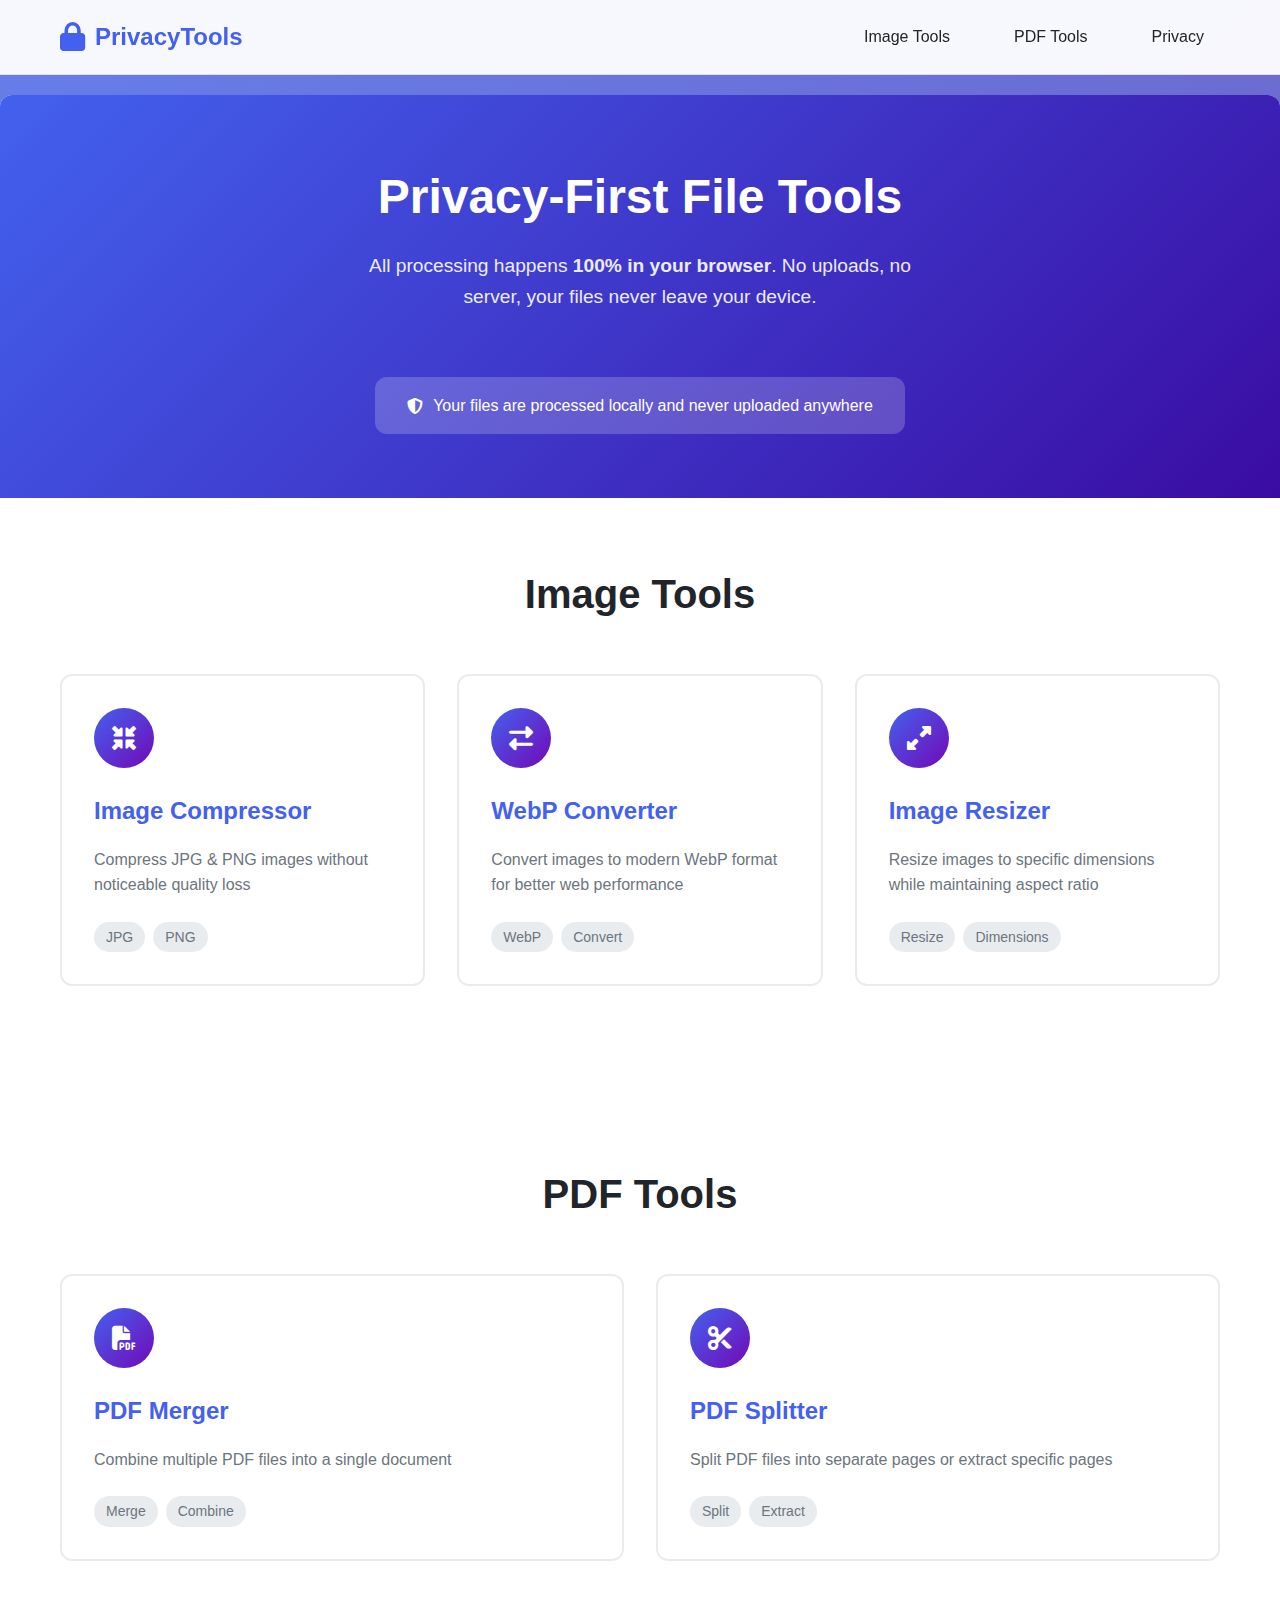
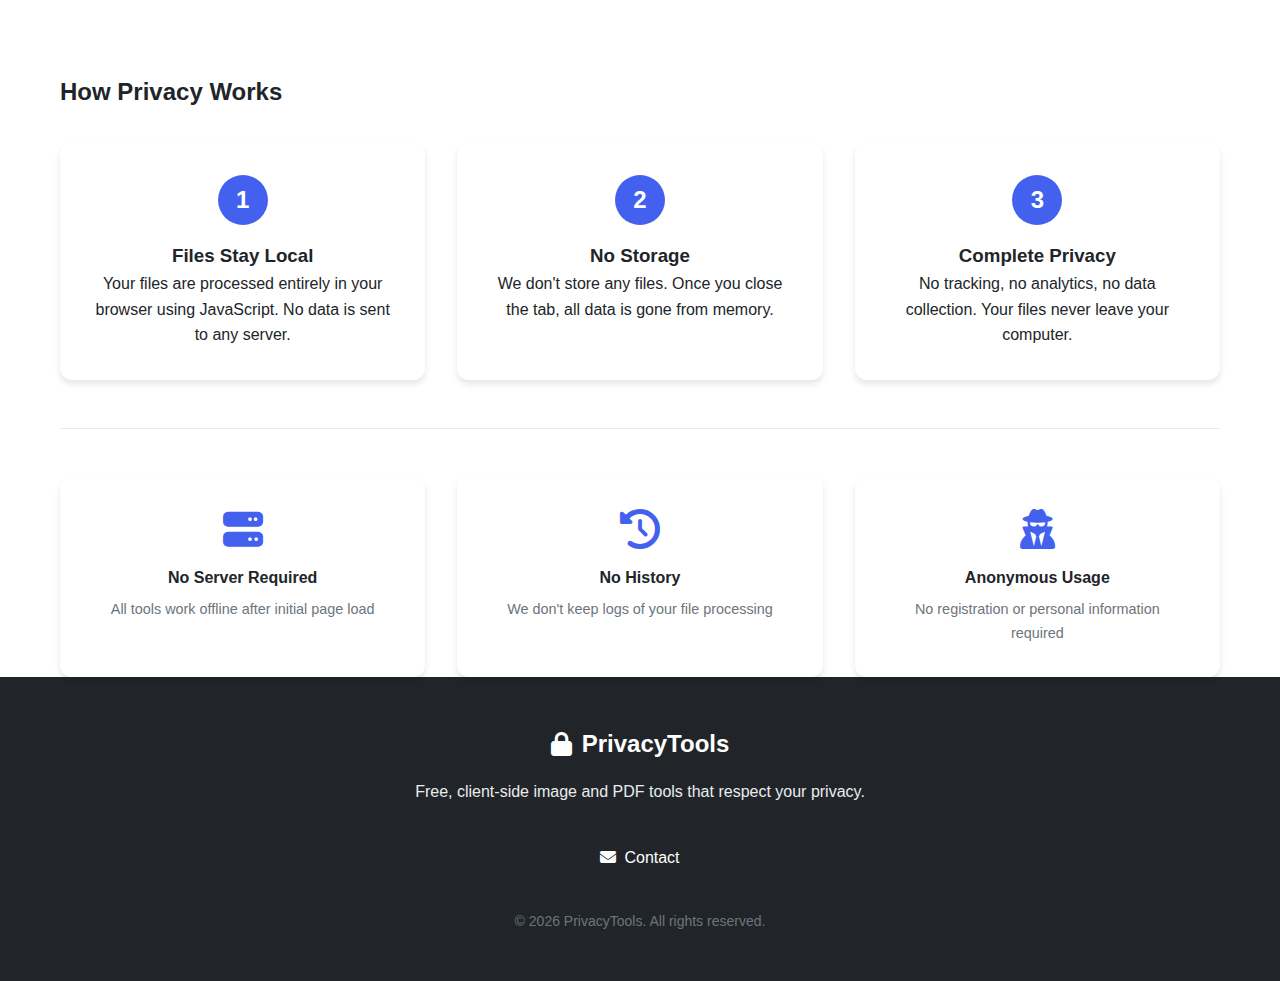
<file: index.html>
<!DOCTYPE html>
<html lang="en">
<head>
    <meta charset="UTF-8">
    <meta name="viewport" content="width=device-width, initial-scale=1.0">
    <meta name="description" content="Free, privacy-focused image and PDF tools. All processing happens locally in your browser. No data uploads.">
    <title>PrivacyTools - 100% Client-side Image & PDF Tools</title>
    <meta name="description" content="Free [tool function]. Works in browser, no uploads, privacy focused. [Add specific benefits]">
    <link rel="canonical" href="https://yourdomain.com/page.html">

        <!-- Schema markup (add once in index.html) -->
    <script type="application/ld+json">
    {
    "@context": "https://schema.org",
    "@type": "WebSite",
    "name": "PrivacyTools",
    "url": "https://yourdomain.com/",
    "description": "Free browser-based privacy tools"
    }
    </script>
    <link rel="stylesheet" href="css/style.css">
    <link rel="preconnect" href="https://cdn.jsdelivr.net">
    <link rel="preconnect" href="https://fonts.googleapis.com">
    <link rel="stylesheet" href="https://cdnjs.cloudflare.com/ajax/libs/font-awesome/6.4.0/css/all.min.css">
</head>
<body>
    <header class="header">
        <div class="container">
            <nav class="navbar">
                <a href="/" class="logo">
                    <i class="fas fa-lock"></i>
                    <span>PrivacyTools</span>
                </a>
                <div class="nav-links">
                    <a href="#image-tools" class="nav-link">Image Tools</a>
                    <a href="#pdf-tools" class="nav-link">PDF Tools</a>
                    <a href="#privacy" class="nav-link">Privacy</a>
                </div>
            </nav>
        </div>
    </header>

    <main class="main-content">
        <section class="hero">
            <div class="container">
                <h1 class="hero-title">Privacy-First File Tools</h1>
                <p class="hero-subtitle">All processing happens <strong>100% in your browser</strong>. No uploads, no server, your files never leave your device.</p>
                
                <div class="privacy-banner">
                    <i class="fas fa-shield-alt"></i>
                    <span>Your files are processed locally and never uploaded anywhere</span>
                </div>
            </div>
        </section>

        <section id="image-tools" class="tools-section">
            <div class="container">
                <h2>Image Tools</h2>
                <div class="tools-grid">
                    <a href="tools/image-compressor.html" class="tool-card">
                        <div class="tool-icon">
                            <i class="fas fa-compress-arrows-alt"></i>
                        </div>
                        <h3>Image Compressor</h3>
                        <p>Compress JPG & PNG images without noticeable quality loss</p>
                        <div class="tool-tags">
                            <span class="tag">JPG</span>
                            <span class="tag">PNG</span>
                        </div>
                    </a>

                    <a href="tools/image-to-webp.html" class="tool-card">
                        <div class="tool-icon">
                            <i class="fas fa-exchange-alt"></i>
                        </div>
                        <h3>WebP Converter</h3>
                        <p>Convert images to modern WebP format for better web performance</p>
                        <div class="tool-tags">
                            <span class="tag">WebP</span>
                            <span class="tag">Convert</span>
                        </div>
                    </a>

                    <a href="tools/image-resizer.html" class="tool-card">
                        <div class="tool-icon">
                            <i class="fas fa-expand-alt"></i>
                        </div>
                        <h3>Image Resizer</h3>
                        <p>Resize images to specific dimensions while maintaining aspect ratio</p>
                        <div class="tool-tags">
                            <span class="tag">Resize</span>
                            <span class="tag">Dimensions</span>
                        </div>
                    </a>
                </div>
            </div>
        </section>

        <section id="pdf-tools" class="tools-section">
            <div class="container">
                <h2>PDF Tools</h2>
                <div class="tools-grid">
                    <a href="tools/pdf-merge.html" class="tool-card">
                        <div class="tool-icon">
                            <i class="fas fa-file-pdf"></i>
                        </div>
                        <h3>PDF Merger</h3>
                        <p>Combine multiple PDF files into a single document</p>
                        <div class="tool-tags">
                            <span class="tag">Merge</span>
                            <span class="tag">Combine</span>
                        </div>
                    </a>

                    <a href="tools/pdf-split.html" class="tool-card">
                        <div class="tool-icon">
                            <i class="fas fa-cut"></i>
                        </div>
                        <h3>PDF Splitter</h3>
                        <p>Split PDF files into separate pages or extract specific pages</p>
                        <div class="tool-tags">
                            <span class="tag">Split</span>
                            <span class="tag">Extract</span>
                        </div>
                    </a>
                    <!-- <a href="tools/pdf-markdown.html" class="tool-card">
                        <div class="tool-icon">
                            <i class="fas fa-highlighter"></i>
                        </div>
                        <h3>PDF Highlighter</h3>
                        <p>Highlight text in PDFs and export as Markdown notes</p>
                        <div class="tool-tags">
                            <span class="tag">Highlight</span>
                            <span class="tag">Markdown</span>
                        </div>
                    </a> -->
                </div>
            </div>
        </section>

        <section id="privacy" class="privacy-section">
            <div class="container">
                <h2>How Privacy Works</h2>
                <div class="privacy-steps">
                    <div class="step">
                        <div class="step-number">1</div>
                        <h3>Files Stay Local</h3>
                        <p>Your files are processed entirely in your browser using JavaScript. No data is sent to any server.</p>
                    </div>
                    <div class="step">
                        <div class="step-number">2</div>
                        <h3>No Storage</h3>
                        <p>We don't store any files. Once you close the tab, all data is gone from memory.</p>
                    </div>
                    <div class="step">
                        <div class="step-number">3</div>
                        <h3>Complete Privacy</h3>
                        <p>No tracking, no analytics, no data collection. Your files never leave your computer.</p>
                    </div>
                </div>
                
                <div class="privacy-features">
                    <div class="privacy-feature">
                        <i class="fas fa-server"></i>
                        <h4>No Server Required</h4>
                        <p>All tools work offline after initial page load</p>
                    </div>
                    <div class="privacy-feature">
                        <i class="fas fa-history"></i>
                        <h4>No History</h4>
                        <p>We don't keep logs of your file processing</p>
                    </div>
                    <div class="privacy-feature">
                        <i class="fas fa-user-secret"></i>
                        <h4>Anonymous Usage</h4>
                        <p>No registration or personal information required</p>
                    </div>
                </div>
            </div>
        </section>
    </main>

    <footer class="footer">
        <div class="container">
            <div class="footer-content">
                <div class="footer-brand">
                    <i class="fas fa-lock"></i>
                    <span>PrivacyTools</span>
                </div>
                <p class="footer-tagline">Free, client-side image and PDF tools that respect your privacy.</p>
                <div class="footer-links">
                    <a href="mailto:hello@example.com">
                        <i class="fas fa-envelope"></i>
                        Contact
                    </a>
                </div>
                <p class="copyright">© 2026 PrivacyTools. All rights reserved.</p>
            </div>
        </div>
    </footer>
    

    <script src="js/ui.js"></script>
</body>
</html>
</file>
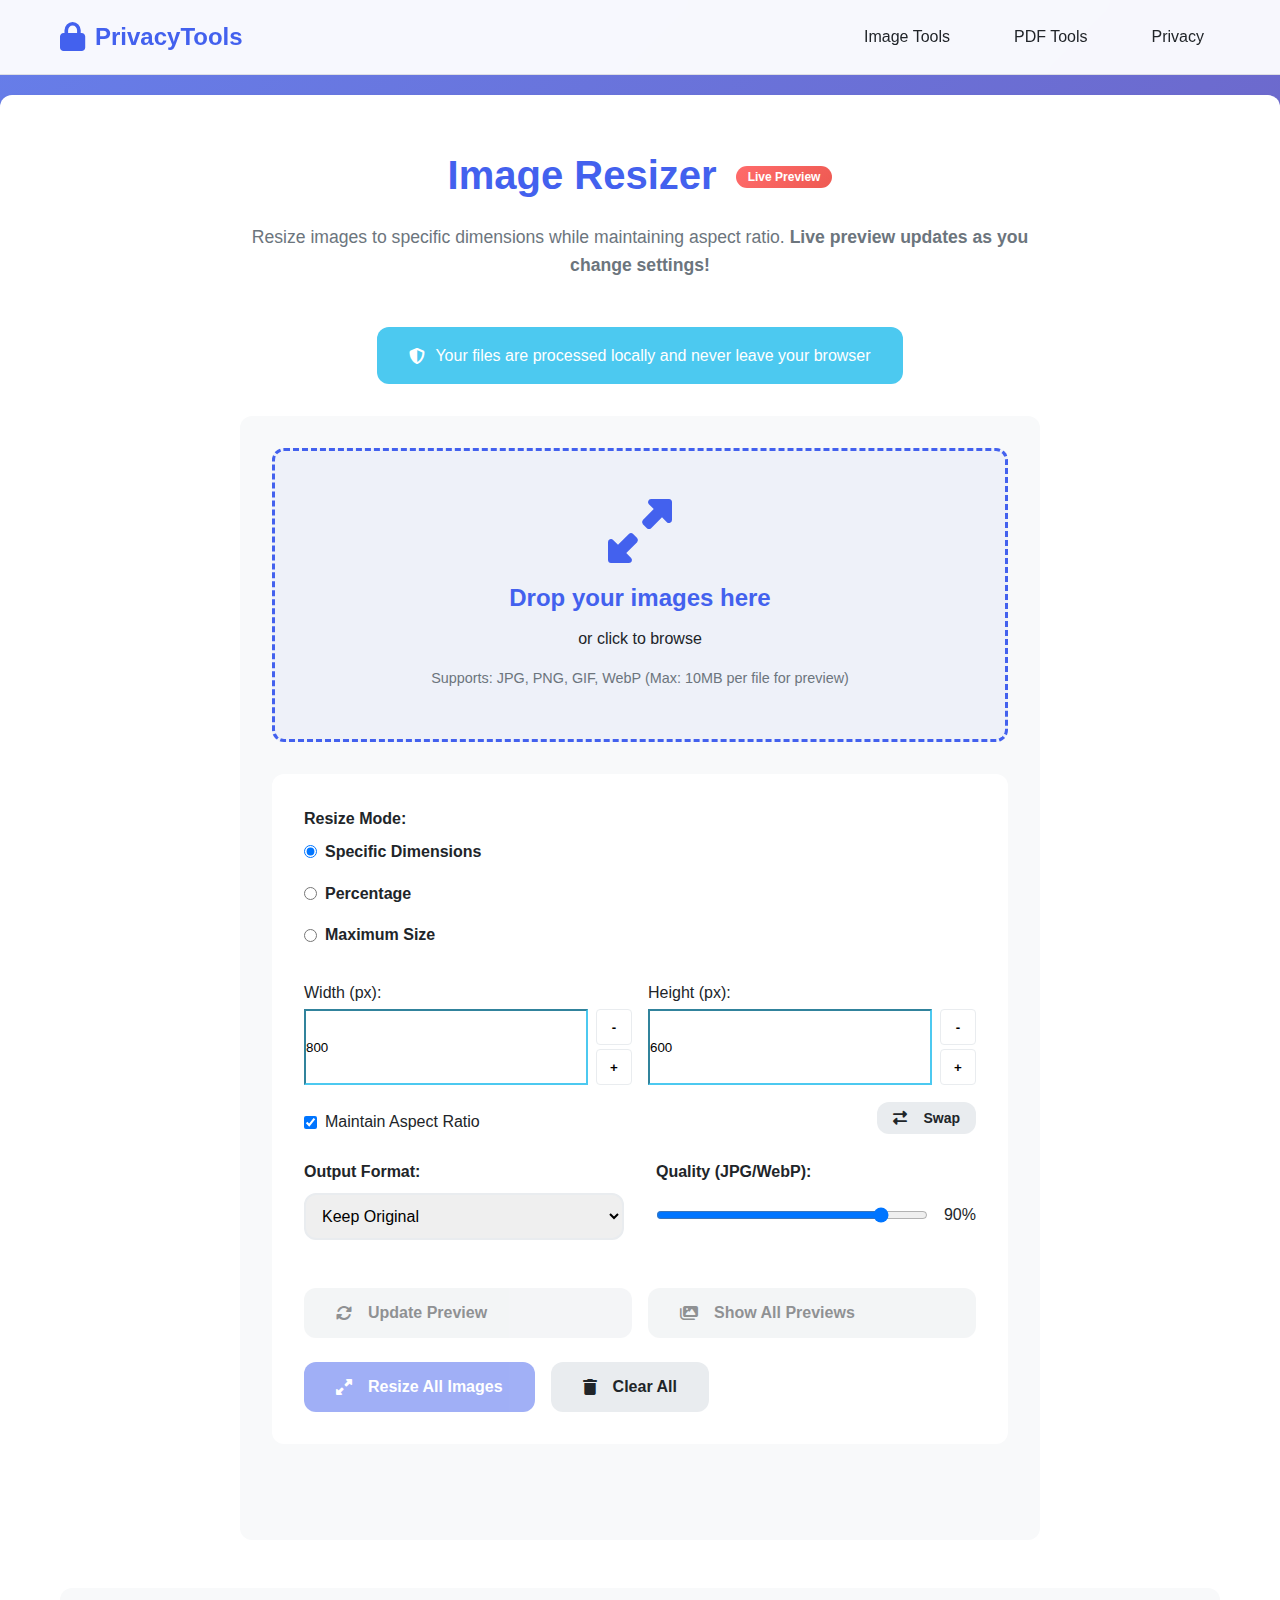
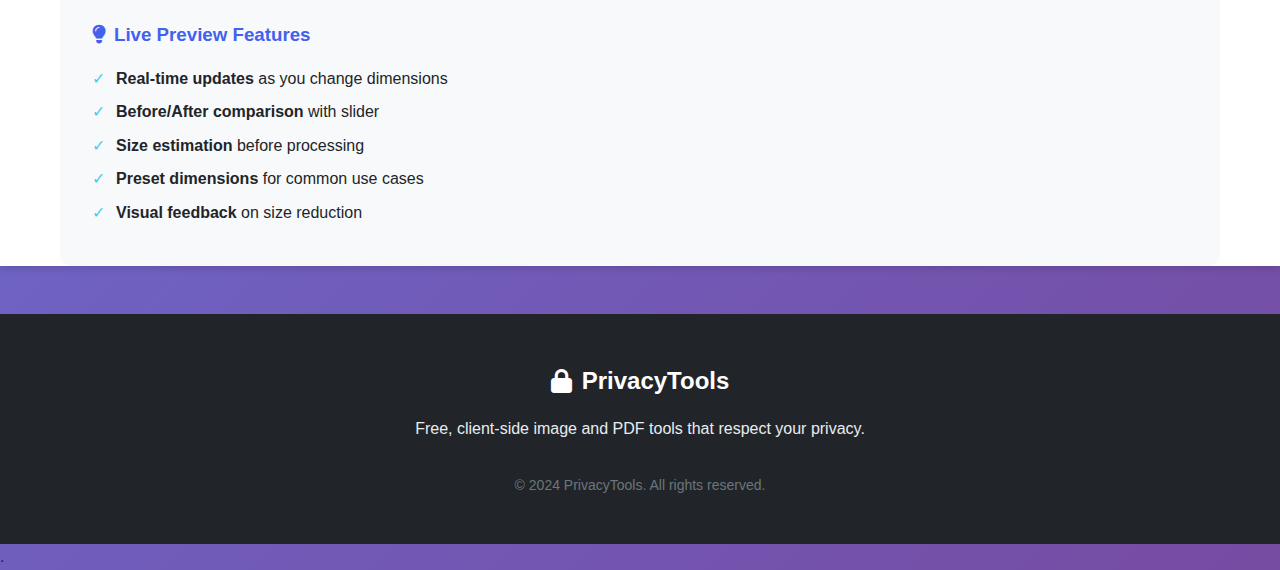
<file: tools/image-resizer.html>
<!DOCTYPE html>
<html lang="en">
<head>
    <meta charset="UTF-8">
    <meta name="viewport" content="width=device-width, initial-scale=1.0">
    <meta name="description" content="Resize images to specific dimensions locally in your browser with live preview. No uploads, privacy guaranteed.">
    <title>Image Resizer - PrivacyTools</title>
    <link rel="stylesheet" href="../css/style.css">
    <link rel="stylesheet" href="https://cdnjs.cloudflare.com/ajax/libs/font-awesome/6.4.0/css/all.min.css">
</head>
<body>
    <header class="header">
        <div class="container">
            <nav class="navbar">
                <a href="../index.html" class="logo">
                    <i class="fas fa-lock"></i>
                    <span>PrivacyTools</span>
                </a>
                <div class="nav-links">
                    <a href="../index.html#image-tools" class="nav-link">Image Tools</a>
                    <a href="../index.html#pdf-tools" class="nav-link">PDF Tools</a>
                    <a href="../index.html#privacy" class="nav-link">Privacy</a>
                </div>
            </nav>
        </div>
    </header>

    <main class="main-content">
        <div class="container">
            <div class="tool-header">
                <h1>Image Resizer <span class="beta-badge">Live Preview</span></h1>
                <p class="tool-description">
                    Resize images to specific dimensions while maintaining aspect ratio. <strong>Live preview updates as you change settings!</strong>
                </p>
                
                <div class="privacy-notice">
                    <i class="fas fa-shield-alt"></i>
                    <span>Your files are processed locally and never leave your browser</span>
                </div>
            </div>

            <div class="tool-container">
                <div class="upload-area" id="dropArea">
                    <div class="upload-content">
                        <i class="fas fa-expand-alt"></i>
                        <h3>Drop your images here</h3>
                        <p>or click to browse</p>
                        <p class="upload-formats">Supports: JPG, PNG, GIF, WebP (Max: 10MB per file for preview)</p>
                        <input type="file" id="fileInput" accept=".jpg,.jpeg,.png,.gif,.webp" multiple>
                    </div>
                </div>

                <div class="preview-container hidden" id="previewContainer">
                    <div class="preview-header">
                        <h3>Live Preview</h3>
                        <button id="closePreview" class="btn btn-secondary btn-small">
                            <i class="fas fa-times"></i> Close Preview
                        </button>
                    </div>
                    
                    <div class="preview-content">
                        <div class="preview-sidebar">
                            <div class="preview-info">
                                <h4>Current Image</h4>
                                <div class="info-grid">
                                    <div class="info-item">
                                        <span class="info-label">Name:</span>
                                        <span class="info-value" id="previewName">-</span>
                                    </div>
                                    <div class="info-item">
                                        <span class="info-label">Original Size:</span>
                                        <span class="info-value" id="previewOriginalSize">-</span>
                                    </div>
                                    <div class="info-item">
                                        <span class="info-label">Original Dimensions:</span>
                                        <span class="info-value" id="previewOriginalDimensions">-</span>
                                    </div>
                                    <div class="info-item">
                                        <span class="info-label">New Dimensions:</span>
                                        <span class="info-value" id="previewNewDimensions">-</span>
                                    </div>
                                    <div class="info-item">
                                        <span class="info-label">New Size:</span>
                                        <span class="info-value" id="previewNewSize">-</span>
                                    </div>
                                    <div class="info-item">
                                        <span class="info-label">Reduction:</span>
                                        <span class="info-value" id="previewReduction">-</span>
                                    </div>
                                </div>
                            </div>
                            
                            <div class="preview-controls">
                                <div class="control-group">
                                    <label for="previewScale">Preview Scale:</label>
                                    <div class="slider-container">
                                        <input type="range" id="previewScale" min="10" max="100" value="50">
                                        <span id="previewScaleValue">50%</span>
                                    </div>
                                </div>
                                
                                <div class="toggle-buttons">
                                    <button id="toggleBeforeAfter" class="btn btn-secondary btn-small">
                                        <i class="fas fa-exchange-alt"></i> Before/After
                                    </button>
                                    <button id="toggleGrid" class="btn btn-secondary btn-small">
                                        <i class="fas fa-th"></i> Toggle Grid
                                    </button>
                                </div>
                            </div>
                        </div>
                        
                        <div class="preview-main">
                            <div class="preview-wrapper">
                                <div class="image-comparison">
                                    <div class="image-container">
                                        <div class="image-original">
                                            <h4>Original</h4>
                                            <div class="image-frame" id="originalPreview">
                                                <div class="no-preview">
                                                    <i class="fas fa-image"></i>
                                                    <p>Original image will appear here</p>
                                                </div>
                                            </div>
                                        </div>
                                        <div class="image-resized">
                                            <h4>Preview <span class="preview-badge">Live</span></h4>
                                            <div class="image-frame" id="resizedPreview">
                                                <div class="no-preview">
                                                    <i class="fas fa-sliders-h"></i>
                                                    <p>Resized preview will update here</p>
                                                </div>
                                            </div>
                                        </div>
                                    </div>
                                    <div class="comparison-slider">
                                        <input type="range" id="comparisonSlider" min="0" max="100" value="50">
                                        <div class="slider-label">
                                            <span>Original</span>
                                            <span>Resized</span>
                                        </div>
                                    </div>
                                </div>
                            </div>
                        </div>
                    </div>
                </div>

                <div class="controls">
                    <div class="control-group">
                        <label>Resize Mode:</label>
                        <div class="radio-group">
                            <label>
                                <input type="radio" name="resizeMode" value="dimensions" checked>
                                Specific Dimensions
                            </label>
                            <label>
                                <input type="radio" name="resizeMode" value="percentage">
                                Percentage
                            </label>
                            <label>
                                <input type="radio" name="resizeMode" value="max">
                                Maximum Size
                            </label>
                        </div>
                    </div>

                    <div class="dimensions-control" id="dimensionsControl">
                        <div class="dimension-inputs">
                            <div class="dimension-input">
                                <label for="width">Width (px):</label>
                                <div class="input-with-buttons">
                                    <input type="number" id="width" min="10" max="5000" value="800">
                                    <div class="input-buttons">
                                        <button class="btn-dimension" data-action="decrease" data-target="width">-</button>
                                        <button class="btn-dimension" data-action="increase" data-target="width">+</button>
                                    </div>
                                </div>
                            </div>
                            <div class="dimension-input">
                                <label for="height">Height (px):</label>
                                <div class="input-with-buttons">
                                    <input type="number" id="height" min="10" max="5000" value="600">
                                    <div class="input-buttons">
                                        <button class="btn-dimension" data-action="decrease" data-target="height">-</button>
                                        <button class="btn-dimension" data-action="increase" data-target="height">+</button>
                                    </div>
                                </div>
                            </div>
                        </div>
                        <div class="dimension-actions">
                            <label class="checkbox-label">
                                <input type="checkbox" id="maintainAspect" checked>
                                Maintain Aspect Ratio
                            </label>
                            <button id="swapDimensions" class="btn btn-secondary btn-small">
                                <i class="fas fa-exchange-alt"></i> Swap
                            </button>
                        </div>
                    </div>

                    <div class="percentage-control hidden" id="percentageControl">
                        <div class="slider-container">
                            <input type="range" id="percentage" min="10" max="500" value="100">
                            <span id="percentageValue">100%</span>
                        </div>
                        <div class="percentage-presets">
                            <button class="btn-preset" data-percentage="25">25%</button>
                            <button class="btn-preset" data-percentage="50">50%</button>
                            <button class="btn-preset" data-percentage="75">75%</button>
                            <button class="btn-preset" data-percentage="100">100%</button>
                            <button class="btn-preset" data-percentage="150">150%</button>
                            <button class="btn-preset" data-percentage="200">200%</button>
                        </div>
                        <p class="control-help">Scale image by percentage</p>
                    </div>

                    <div class="max-control hidden" id="maxControl">
                        <div class="dimension-input">
                            <label for="maxDimension">Maximum Dimension (px):</label>
                            <div class="input-with-buttons">
                                <input type="number" id="maxDimension" min="100" max="5000" value="1200">
                                <div class="input-buttons">
                                    <button class="btn-dimension" data-action="decrease" data-target="maxDimension">-</button>
                                    <button class="btn-dimension" data-action="increase" data-target="maxDimension">+</button>
                                </div>
                            </div>
                        </div>
                        <div class="preset-buttons">
                            <button class="btn-preset" data-preset="web">Web (1200px)</button>
                            <button class="btn-preset" data-preset="hd">HD (1920px)</button>
                            <button class="btn-preset" data-preset="social">Social (1080px)</button>
                            <button class="btn-preset" data-preset="thumbnail">Thumbnail (300px)</button>
                        </div>
                        <p class="control-help">Image will fit within this dimension</p>
                    </div>

                    <div class="output-controls">
                        <div class="control-group">
                            <label for="outputFormat">Output Format:</label>
                            <select id="outputFormat">
                                <option value="original">Keep Original</option>
                                <option value="jpg">JPG</option>
                                <option value="png">PNG</option>
                                <option value="webp">WebP</option>
                            </select>
                        </div>

                        <div class="control-group" id="qualityControl">
                            <label for="quality">Quality (JPG/WebP):</label>
                            <div class="slider-container">
                                <input type="range" id="quality" min="0.1" max="1" step="0.05" value="0.9">
                                <span id="qualityValue">90%</span>
                            </div>
                        </div>
                    </div>

                    <div class="preview-buttons">
                        <button id="updatePreviewBtn" class="btn btn-secondary" disabled>
                            <i class="fas fa-sync-alt"></i>
                            Update Preview
                        </button>
                        <button id="showAllPreviews" class="btn btn-secondary" disabled>
                            <i class="fas fa-images"></i>
                            Show All Previews
                        </button>
                    </div>

                    <div class="button-group">
                        <button id="resizeBtn" class="btn btn-primary" disabled>
                            <i class="fas fa-expand-alt"></i>
                            Resize All Images
                        </button>
                        <button id="clearBtn" class="btn btn-secondary">
                            <i class="fas fa-trash"></i>
                            Clear All
                        </button>
                    </div>
                </div>

                <div class="progress-container hidden" id="progressContainer">
                    <div class="progress-header">
                        <h3>Resizing Images...</h3>
                        <span id="progressText">0%</span>
                    </div>
                    <div class="progress-bar">
                        <div class="progress-fill" id="progressFill"></div>
                    </div>
                </div>

                <div class="file-list" id="fileList">
                    <!-- Files will be added here dynamically -->
                </div>

                <div class="results hidden" id="results">
                    <h3>Resize Complete!</h3>
                    <div class="summary">
                        <div class="summary-item">
                            <span class="summary-label">Images Resized:</span>
                            <span class="summary-value" id="resizedCount">0</span>
                        </div>
                        <div class="summary-item">
                            <span class="summary-label">Total Size Saved:</span>
                            <span class="summary-value" id="totalSaved">0 KB</span>
                        </div>
                        <div class="summary-item">
                            <span class="summary-label">Average Reduction:</span>
                            <span class="summary-value" id="averageReduction">0%</span>
                        </div>
                    </div>
                    
                    <div class="results-actions">
                        <button id="downloadAllBtn" class="btn btn-primary">
                            <i class="fas fa-download"></i>
                            Download All Resized Images
                        </button>
                        <button id="viewResultsBtn" class="btn btn-secondary">
                            <i class="fas fa-chart-bar"></i>
                            View Detailed Results
                        </button>
                    </div>
                </div>

                <div class="error-container hidden" id="errorContainer">
                    <!-- Errors will be shown here -->
                </div>
            </div>

            <div class="info-box">
                <h3><i class="fas fa-lightbulb"></i> Live Preview Features</h3>
                <ul>
                    <li><strong>Real-time updates</strong> as you change dimensions</li>
                    <li><strong>Before/After comparison</strong> with slider</li>
                    <li><strong>Size estimation</strong> before processing</li>
                    <li><strong>Preset dimensions</strong> for common use cases</li>
                    <li><strong>Visual feedback</strong> on size reduction</li>
                </ul>
            </div>
        </div>
    </main>

    <footer class="footer">
        <div class="container">
            <div class="footer-content">
                <div class="footer-brand">
                    <i class="fas fa-lock"></i>
                    <span>PrivacyTools</span>
                </div>
                <p class="footer-tagline">Free, client-side image and PDF tools that respect your privacy.</p>
                <p class="copyright">© 2024 PrivacyTools. All rights reserved.</p>
            </div>
        </div>
    </footer>

    <style>
        /* Additional styles for preview functionality */
        .beta-badge {
            background: linear-gradient(135deg, #ff6b6b, #ee5a52);
            color: white;
            padding: 0.25rem 0.75rem;
            border-radius: 20px;
            font-size: 0.75rem;
            font-weight: bold;
            margin-left: 0.5rem;
            vertical-align: middle;
        }

        .preview-badge {
            background: var(--success-color);
            color: white;
            padding: 0.15rem 0.5rem;
            border-radius: 12px;
            font-size: 0.7rem;
            font-weight: bold;
            margin-left: 0.5rem;
        }

        .preview-container {
            background: white;
            border-radius: var(--border-radius);
            padding: 1.5rem;
            margin-bottom: 2rem;
            box-shadow: 0 4px 12px rgba(0,0,0,0.1);
            border: 1px solid var(--primary-color);
        }

        .preview-header {
            display: flex;
            justify-content: space-between;
            align-items: center;
            margin-bottom: 1.5rem;
            padding-bottom: 1rem;
            border-bottom: 2px solid var(--gray-light);
        }

        .preview-header h3 {
            margin: 0;
            color: var(--primary-color);
            display: flex;
            align-items: center;
            gap: 0.5rem;
        }

        .btn-small {
            padding: 0.5rem 1rem;
            font-size: 0.875rem;
        }

        .preview-content {
            display: grid;
            grid-template-columns: 300px 1fr;
            gap: 2rem;
        }

        .preview-sidebar {
            display: flex;
            flex-direction: column;
            gap: 1.5rem;
        }

        .preview-info {
            background: var(--light-color);
            padding: 1.5rem;
            border-radius: var(--border-radius);
        }

        .preview-info h4 {
            margin-top: 0;
            margin-bottom: 1rem;
            color: var(--primary-color);
        }

        .info-grid {
            display: flex;
            flex-direction: column;
            gap: 0.75rem;
        }

        .info-item {
            display: flex;
            justify-content: space-between;
            align-items: center;
            padding-bottom: 0.5rem;
            border-bottom: 1px dashed var(--gray-light);
        }

        .info-item:last-child {
            border-bottom: none;
        }

        .info-label {
            font-weight: 600;
            color: var(--dark-color);
            font-size: 0.875rem;
        }

        .info-value {
            font-weight: 500;
            color: var(--primary-color);
            font-size: 0.875rem;
            text-align: right;
        }

        .preview-controls {
            background: var(--light-color);
            padding: 1.5rem;
            border-radius: var(--border-radius);
        }

        .toggle-buttons {
            display: flex;
            gap: 0.5rem;
            margin-top: 1rem;
        }

        .toggle-buttons .btn {
            flex: 1;
        }

        .preview-main {
            display: flex;
            flex-direction: column;
        }

        .preview-wrapper {
            flex: 1;
            background: var(--light-color);
            border-radius: var(--border-radius);
            padding: 1.5rem;
            display: flex;
            align-items: center;
            justify-content: center;
        }

        .image-comparison {
            width: 100%;
            max-width: 800px;
        }

        .image-container {
            display: grid;
            grid-template-columns: 1fr 1fr;
            gap: 1rem;
            margin-bottom: 1rem;
        }

        .image-original, .image-resized {
            text-align: center;
        }

        .image-original h4, .image-resized h4 {
            margin-top: 0;
            margin-bottom: 0.75rem;
            color: var(--dark-color);
            display: flex;
            align-items: center;
            justify-content: center;
            gap: 0.5rem;
        }

        .image-frame {
            background: white;
            border: 2px solid var(--gray-light);
            border-radius: 8px;
            padding: 1rem;
            min-height: 300px;
            display: flex;
            align-items: center;
            justify-content: center;
            overflow: hidden;
            position: relative;
        }

        .image-frame.with-grid {
            background-image: 
                linear-gradient(to right, rgba(0,0,0,0.05) 1px, transparent 1px),
                linear-gradient(to bottom, rgba(0,0,0,0.05) 1px, transparent 1px);
            background-size: 20px 20px;
        }

        .image-frame img {
            max-width: 100%;
            max-height: 400px;
            object-fit: contain;
            transition: transform 0.3s ease;
            box-shadow: 0 2px 8px rgba(0,0,0,0.1);
        }

        .no-preview {
            text-align: center;
            color: var(--gray);
        }

        .no-preview i {
            font-size: 3rem;
            margin-bottom: 1rem;
            opacity: 0.5;
        }

        .no-preview p {
            margin: 0;
            font-size: 0.9rem;
        }

        .comparison-slider {
            padding: 1rem;
            background: white;
            border-radius: var(--border-radius);
            border: 1px solid var(--gray-light);
        }

        .comparison-slider input[type="range"] {
            width: 100%;
            margin-bottom: 0.5rem;
        }

        .slider-label {
            display: flex;
            justify-content: space-between;
            font-size: 0.875rem;
            color: var(--gray);
        }

        .input-with-buttons {
            display: flex;
            gap: 0.5rem;
        }

        .input-with-buttons input {
            flex: 1;
        }

        .input-buttons {
            display: flex;
            flex-direction: column;
            gap: 0.25rem;
        }

        .btn-dimension {
            width: 36px;
            height: 36px;
            border: 1px solid var(--gray-light);
            background: white;
            border-radius: 4px;
            cursor: pointer;
            font-weight: bold;
            display: flex;
            align-items: center;
            justify-content: center;
            transition: all 0.2s;
        }

        .btn-dimension:hover {
            background: var(--gray-light);
            border-color: var(--gray);
        }

        .dimension-actions {
            display: flex;
            justify-content: space-between;
            align-items: center;
            margin-top: 1rem;
        }

        .percentage-presets, .preset-buttons {
            display: flex;
            flex-wrap: wrap;
            gap: 0.5rem;
            margin-top: 1rem;
        }

        .btn-preset {
            padding: 0.5rem 1rem;
            background: var(--gray-light);
            border: none;
            border-radius: 4px;
            cursor: pointer;
            font-size: 0.875rem;
            transition: all 0.2s;
        }

        .btn-preset:hover {
            background: var(--primary-color);
            color: white;
        }

        .output-controls {
            display: grid;
            grid-template-columns: 1fr 1fr;
            gap: 2rem;
            margin: 1.5rem 0;
        }

        .preview-buttons {
            display: flex;
            gap: 1rem;
            margin-bottom: 1.5rem;
        }

        .preview-buttons .btn {
            flex: 1;
        }

        /* Animation for preview updates */
        @keyframes highlightChange {
            0% { background-color: transparent; }
            50% { background-color: rgba(76, 201, 240, 0.2); }
            100% { background-color: transparent; }
        }

        .highlight-update {
            animation: highlightChange 1s ease;
        }

        /* Responsive styles */
        @media (max-width: 1024px) {
            .preview-content {
                grid-template-columns: 1fr;
            }
            
            .output-controls {
                grid-template-columns: 1fr;
                gap: 1rem;
            }
        }

        @media (max-width: 768px) {
            .image-container {
                grid-template-columns: 1fr;
            }
            
            .preview-buttons {
                flex-direction: column;
            }
            
            .button-group {
                flex-direction: column;
            }
        }
    </style>

    <script>
        // Image Resizer with Live Preview - Complete working implementation
        document.addEventListener('DOMContentLoaded', function() {
            // DOM Elements
            const dropArea = document.getElementById('dropArea');
            const fileInput = document.getElementById('fileInput');
            const fileList = document.getElementById('fileList');
            const resizeBtn = document.getElementById('resizeBtn');
            const clearBtn = document.getElementById('clearBtn');
            const downloadAllBtn = document.getElementById('downloadAllBtn');
            const updatePreviewBtn = document.getElementById('updatePreviewBtn');
            const showAllPreviews = document.getElementById('showAllPreviews');
            const progressContainer = document.getElementById('progressContainer');
            const progressFill = document.getElementById('progressFill');
            const progressText = document.getElementById('progressText');
            const results = document.getElementById('results');
            const resizedCount = document.getElementById('resizedCount');
            const totalSaved = document.getElementById('totalSaved');
            const averageReduction = document.getElementById('averageReduction');
            const errorContainer = document.getElementById('errorContainer');
            
            // Preview elements
            const previewContainer = document.getElementById('previewContainer');
            const closePreview = document.getElementById('closePreview');
            const previewName = document.getElementById('previewName');
            const previewOriginalSize = document.getElementById('previewOriginalSize');
            const previewOriginalDimensions = document.getElementById('previewOriginalDimensions');
            const previewNewDimensions = document.getElementById('previewNewDimensions');
            const previewNewSize = document.getElementById('previewNewSize');
            const previewReduction = document.getElementById('previewReduction');
            const previewScale = document.getElementById('previewScale');
            const previewScaleValue = document.getElementById('previewScaleValue');
            const toggleBeforeAfter = document.getElementById('toggleBeforeAfter');
            const toggleGrid = document.getElementById('toggleGrid');
            const originalPreview = document.getElementById('originalPreview');
            const resizedPreview = document.getElementById('resizedPreview');
            const comparisonSlider = document.getElementById('comparisonSlider');
            
            // Resize controls
            const resizeModes = document.querySelectorAll('input[name="resizeMode"]');
            const dimensionsControl = document.getElementById('dimensionsControl');
            const percentageControl = document.getElementById('percentageControl');
            const maxControl = document.getElementById('maxControl');
            const widthInput = document.getElementById('width');
            const heightInput = document.getElementById('height');
            const maintainAspect = document.getElementById('maintainAspect');
            const percentageSlider = document.getElementById('percentage');
            const percentageValue = document.getElementById('percentageValue');
            const maxDimensionInput = document.getElementById('maxDimension');
            const outputFormat = document.getElementById('outputFormat');
            const qualityControl = document.getElementById('qualityControl');
            const qualitySlider = document.getElementById('quality');
            const qualityValue = document.getElementById('qualityValue');
            const swapDimensions = document.getElementById('swapDimensions');

            // State
            let files = [];
            let resizedFiles = [];
            let totalOriginalSize = 0;
            let totalResizedSize = 0;
            let originalDimensions = {};
            let currentPreviewIndex = 0;
            let previewCanvas = null;
            let previewContext = null;
            let isBeforeAfterMode = false;
            let isGridVisible = false;

            // Initialize
            function init() {
                // Create preview canvas
                previewCanvas = document.createElement('canvas');
                previewContext = previewCanvas.getContext('2d');
                
                // Resize mode toggle
                resizeModes.forEach(radio => {
                    radio.addEventListener('change', handleResizeModeChange);
                });
                
                // Percentage slider update
                percentageSlider.addEventListener('input', handlePercentageChange);
                
                // Quality slider update
                qualitySlider.addEventListener('input', handleQualityChange);
                
                // Output format change
                outputFormat.addEventListener('change', handleFormatChange);
                
                // File input change
                fileInput.addEventListener('change', handleFileSelect);
                
                // Button listeners
                resizeBtn.addEventListener('click', resizeAllImages);
                clearBtn.addEventListener('click', clearAll);
                downloadAllBtn.addEventListener('click', downloadAll);
                updatePreviewBtn.addEventListener('click', updatePreview);
                showAllPreviews.addEventListener('click', showAllPreviewsHandler);
                closePreview.addEventListener('click', hidePreview);
                swapDimensions.addEventListener('click', swapDimensionsHandler);
                
                // Preview controls
                previewScale.addEventListener('input', handlePreviewScaleChange);
                toggleBeforeAfter.addEventListener('click', toggleBeforeAfterHandler);
                toggleGrid.addEventListener('click', toggleGridHandler);
                comparisonSlider.addEventListener('input', handleComparisonSliderChange);
                
                // Dimension inputs with live preview
                widthInput.addEventListener('input', debounce(handleDimensionChange, 300));
                heightInput.addEventListener('input', debounce(handleDimensionChange, 300));
                maxDimensionInput.addEventListener('input', debounce(handleDimensionChange, 300));
                maintainAspect.addEventListener('change', handleDimensionChange);
                
                // Preset buttons
                document.querySelectorAll('.btn-preset').forEach(btn => {
                    btn.addEventListener('click', handlePresetClick);
                });
                
                // Dimension adjustment buttons
                document.querySelectorAll('.btn-dimension').forEach(btn => {
                    btn.addEventListener('click', handleDimensionButtonClick);
                });
                
                // Drag and drop setup
                setupDragAndDrop();
                
                // Update initial values
                updatePercentageValue();
                updateQualityValue();
                handleFormatChange();
                updatePreviewScaleValue();
                
                // Initialize comparison slider
                setupComparisonSlider();
            }

            function handleResizeModeChange(e) {
                const mode = e.target.value;
                
                // Hide all controls
                dimensionsControl.classList.add('hidden');
                percentageControl.classList.add('hidden');
                maxControl.classList.add('hidden');
                
                // Show selected control
                if (mode === 'dimensions') {
                    dimensionsControl.classList.remove('hidden');
                } else if (mode === 'percentage') {
                    percentageControl.classList.remove('hidden');
                } else if (mode === 'max') {
                    maxControl.classList.remove('hidden');
                }
                
                // Update preview if we have an image
                if (files.length > 0 && currentPreviewIndex !== null) {
                    updatePreview();
                }
            }

            function handlePercentageChange() {
                updatePercentageValue();
                
                // Auto-update preview for percentage mode
                const mode = document.querySelector('input[name="resizeMode"]:checked').value;
                if (mode === 'percentage' && files.length > 0 && currentPreviewIndex !== null) {
                    updatePreview();
                }
            }

            function updatePercentageValue() {
                percentageValue.textContent = `${percentageSlider.value}%`;
            }

            function handleQualityChange() {
                updateQualityValue();
                
                // Auto-update preview when quality changes
                if (files.length > 0 && currentPreviewIndex !== null) {
                    updatePreview();
                }
            }

            function updateQualityValue() {
                qualityValue.textContent = `${Math.round(qualitySlider.value * 100)}%`;
            }

            function handleFormatChange() {
                const format = outputFormat.value;
                qualityControl.classList.toggle('hidden', format === 'png');
                
                // Auto-update preview when format changes
                if (files.length > 0 && currentPreviewIndex !== null) {
                    updatePreview();
                }
            }

            function handleDimensionChange() {
                // Auto-update preview for dimensions mode
                const mode = document.querySelector('input[name="resizeMode"]:checked').value;
                if (mode === 'dimensions' && files.length > 0 && currentPreviewIndex !== null) {
                    updatePreview();
                }
            }

            function swapDimensionsHandler() {
                const temp = widthInput.value;
                widthInput.value = heightInput.value;
                heightInput.value = temp;
                handleDimensionChange();
            }

            function handlePresetClick(e) {
                const btn = e.target;
                
                if (btn.dataset.percentage) {
                    // Percentage preset
                    const percentage = parseInt(btn.dataset.percentage);
                    percentageSlider.value = percentage;
                    updatePercentageValue();
                    
                    // Switch to percentage mode if not already
                    document.querySelector('input[value="percentage"]').checked = true;
                    handleResizeModeChange({ target: document.querySelector('input[value="percentage"]') });
                    
                    // Update preview
                    if (files.length > 0 && currentPreviewIndex !== null) {
                        updatePreview();
                    }
                } else if (btn.dataset.preset) {
                    // Dimension preset
                    const preset = btn.dataset.preset;
                    let value;
                    
                    switch (preset) {
                        case 'web': value = 1200; break;
                        case 'hd': value = 1920; break;
                        case 'social': value = 1080; break;
                        case 'thumbnail': value = 300; break;
                        default: value = 1200;
                    }
                    
                    maxDimensionInput.value = value;
                    
                    // Switch to max mode if not already
                    document.querySelector('input[value="max"]').checked = true;
                    handleResizeModeChange({ target: document.querySelector('input[value="max"]') });
                    
                    // Update preview
                    if (files.length > 0 && currentPreviewIndex !== null) {
                        updatePreview();
                    }
                }
            }

            function handleDimensionButtonClick(e) {
                const btn = e.target;
                const action = btn.dataset.action;
                const target = btn.dataset.target;
                const input = document.getElementById(target);
                
                if (input) {
                    let value = parseInt(input.value) || 0;
                    const step = action === 'increase' ? 10 : -10;
                    value = Math.max(parseInt(input.min) || 10, Math.min(parseInt(input.max) || 5000, value + step));
                    input.value = value;
                    
                    // Trigger change event
                    input.dispatchEvent(new Event('input'));
                }
            }

            function setupDragAndDrop() {
                // Prevent default drag behaviors
                ['dragenter', 'dragover', 'dragleave', 'drop'].forEach(eventName => {
                    dropArea.addEventListener(eventName, preventDefaults, false);
                    document.body.addEventListener(eventName, preventDefaults, false);
                });
                
                // Highlight drop area when dragging over
                ['dragenter', 'dragover'].forEach(eventName => {
                    dropArea.addEventListener(eventName, highlight, false);
                });
                
                ['dragleave', 'drop'].forEach(eventName => {
                    dropArea.addEventListener(eventName, unhighlight, false);
                });
                
                // Handle dropped files
                dropArea.addEventListener('drop', handleDrop, false);
                
                // Click to browse
                dropArea.addEventListener('click', () => {
                    fileInput.click();
                });
            }

            function preventDefaults(e) {
                e.preventDefault();
                e.stopPropagation();
            }

            function highlight() {
                dropArea.classList.add('drag-over');
            }

            function unhighlight() {
                dropArea.classList.remove('drag-over');
            }

            function handleDrop(e) {
                const dt = e.dataTransfer;
                const droppedFiles = dt.files;
                handleFileSelect({ target: { files: droppedFiles } });
            }

            async function handleFileSelect(e) {
                const selectedFiles = e.target.files;
                hideError();
                
                // Convert FileList to array
                const newFiles = Array.from(selectedFiles).filter(file => {
                    // Accept only image files
                    return file.type.match(/^image\/(jpeg|png|jpg|gif|webp)$/i);
                });
                
                if (newFiles.length === 0) {
                    showError('Please select only image files (JPG, PNG, GIF, WebP)');
                    return;
                }
                
                // Check file sizes for preview (smaller limit for preview)
                const oversizedFiles = [];
                newFiles.forEach(file => {
                    if (file.size > 10 * 1024 * 1024) {
                        oversizedFiles.push(file.name);
                    }
                });
                
                if (oversizedFiles.length > 0) {
                    showError(`Some files exceed 10MB limit for live preview: ${oversizedFiles.join(', ')}\nYou can still resize them, but preview will be limited.`);
                    // Continue anyway, just warn
                }
                
                // Add files to list
                for (let i = 0; i < newFiles.length; i++) {
                    const file = newFiles[i];
                    const fileIndex = files.length;
                    files.push(file);
                    totalOriginalSize += file.size;
                    
                    // Get image dimensions
                    try {
                        const dimensions = await getImageDimensions(file);
                        originalDimensions[fileIndex] = dimensions;
                    } catch (error) {
                        console.error('Error getting dimensions:', error);
                        originalDimensions[fileIndex] = { width: 0, height: 0 };
                    }
                    
                    // Create file item
                    const fileItem = createFileItem(file, fileIndex);
                    fileList.appendChild(fileItem);
                    
                    // Add remove button listener
                    fileItem.querySelector('.btn-remove').addEventListener('click', () => {
                        removeFile(fileIndex);
                    });
                    
                    // Add preview button listener
                    fileItem.querySelector('.btn-preview')?.addEventListener('click', () => {
                        showPreview(fileIndex);
                    });
                }
                
                // If this is the first file, show preview automatically
                if (files.length === 1) {
                    showPreview(0);
                }
                
                updateUI();
            }

            function getImageDimensions(file) {
                return new Promise((resolve, reject) => {
                    const img = new Image();
                    const url = URL.createObjectURL(file);
                    
                    img.onload = () => {
                        URL.revokeObjectURL(url);
                        resolve({
                            width: img.width,
                            height: img.height,
                            aspectRatio: img.width / img.height
                        });
                    };
                    
                    img.onerror = () => {
                        URL.revokeObjectURL(url);
                        reject(new Error('Failed to load image'));
                    };
                    
                    img.src = url;
                });
            }

            function createFileItem(file, index) {
                const dimensions = originalDimensions[index] || { width: 0, height: 0 };
                const dimensionsText = dimensions.width > 0 ? 
                    `${dimensions.width} × ${dimensions.height}` : 'Loading...';
                
                const div = document.createElement('div');
                div.className = 'file-item';
                div.dataset.index = index;
                div.innerHTML = `
                    <div class="file-icon">
                        <i class="fas fa-file-image"></i>
                    </div>
                    <div class="file-info">
                        <div class="file-name">${escapeHtml(file.name)}</div>
                        <div class="file-size">${formatFileSize(file.size)}</div>
                        <div class="file-dimensions">${dimensionsText}</div>
                        <div class="file-status">Ready to resize</div>
                    </div>
                    <div class="file-actions">
                        <button class="btn-preview" data-index="${index}" title="Preview">
                            <i class="fas fa-eye"></i>
                        </button>
                        <button class="btn-remove" data-index="${index}" title="Remove">
                            <i class="fas fa-times"></i>
                        </button>
                    </div>
                `;
                return div;
            }

            function removeFile(index) {
                // Remove from arrays
                const removedFile = files.splice(index, 1)[0];
                totalOriginalSize -= removedFile.size;
                delete originalDimensions[index];
                
                // Remove resized file if exists
                if (resizedFiles[index]) {
                    totalResizedSize -= resizedFiles[index].size;
                    resizedFiles.splice(index, 1);
                }
                
                // Remove from DOM
                const fileItem = document.querySelector(`[data-index="${index}"]`);
                if (fileItem) {
                    fileItem.remove();
                }
                
                // If we removed the previewed file, hide preview
                if (currentPreviewIndex === index) {
                    hidePreview();
                    currentPreviewIndex = null;
                }
                
                // Update indices for remaining items
                updateFileIndices();
                
                updateUI();
            }

            function updateFileIndices() {
                const fileItems = document.querySelectorAll('.file-item');
                fileItems.forEach((item, i) => {
                    item.dataset.index = i;
                    item.querySelectorAll('button').forEach(btn => {
                        btn.dataset.index = i;
                    });
                });
                
                // Update current preview index if needed
                if (currentPreviewIndex !== null && currentPreviewIndex >= files.length) {
                    currentPreviewIndex = files.length - 1;
                    if (currentPreviewIndex >= 0) {
                        showPreview(currentPreviewIndex);
                    } else {
                        hidePreview();
                    }
                }
            }

            function updateUI() {
                const hasFiles = files.length > 0;
                
                // Enable/disable buttons
                resizeBtn.disabled = !hasFiles;
                updatePreviewBtn.disabled = !hasFiles;
                showAllPreviews.disabled = !hasFiles;
                
                // Hide results if no files
                if (!hasFiles) {
                    results.classList.add('hidden');
                    resizedFiles = [];
                    totalResizedSize = 0;
                }
                
                // Clear file input value to allow selecting same file again
                fileInput.value = '';
            }

            function showPreview(index) {
                if (index < 0 || index >= files.length) return;
                
                currentPreviewIndex = index;
                const file = files[index];
                const dimensions = originalDimensions[index];
                
                // Update preview info
                previewName.textContent = file.name;
                previewOriginalSize.textContent = formatFileSize(file.size);
                previewOriginalDimensions.textContent = `${dimensions.width} × ${dimensions.height}`;
                
                // Show preview container
                previewContainer.classList.remove('hidden');
                
                // Load original image
                loadImagePreview(file, originalPreview, 'original');
                
                // Update preview with current settings
                updatePreview();
            }

            function hidePreview() {
                previewContainer.classList.add('hidden');
                currentPreviewIndex = null;
                
                // Clear previews
                originalPreview.innerHTML = `
                    <div class="no-preview">
                        <i class="fas fa-image"></i>
                        <p>Original image will appear here</p>
                    </div>
                `;
                resizedPreview.innerHTML = `
                    <div class="no-preview">
                        <i class="fas fa-sliders-h"></i>
                        <p>Resized preview will update here</p>
                    </div>
                `;
            }

            async function updatePreview() {
                if (currentPreviewIndex === null || currentPreviewIndex >= files.length) return;
                
                const file = files[currentPreviewIndex];
                const originalDim = originalDimensions[currentPreviewIndex];
                const resizeMode = document.querySelector('input[name="resizeMode"]:checked').value;
                const outputFormatValue = outputFormat.value;
                const quality = parseFloat(qualitySlider.value);
                const maintainAspectRatio = maintainAspect.checked;
                
                try {
                    // Calculate target dimensions
                    let targetWidth, targetHeight;
                    
                    switch (resizeMode) {
                        case 'dimensions':
                            targetWidth = parseInt(widthInput.value) || originalDim.width;
                            targetHeight = parseInt(heightInput.value) || originalDim.height;
                            break;
                            
                        case 'percentage':
                            const percentage = parseInt(percentageSlider.value) / 100;
                            targetWidth = Math.round(originalDim.width * percentage);
                            targetHeight = Math.round(originalDim.height * percentage);
                            break;
                            
                        case 'max':
                            const maxDim = parseInt(maxDimensionInput.value);
                            if (originalDim.width > originalDim.height) {
                                targetWidth = maxDim;
                                targetHeight = Math.round(originalDim.height * (maxDim / originalDim.width));
                            } else {
                                targetHeight = maxDim;
                                targetWidth = Math.round(originalDim.width * (maxDim / originalDim.height));
                            }
                            break;
                            
                        default:
                            targetWidth = originalDim.width;
                            targetHeight = originalDim.height;
                    }
                    
                    // Ensure minimum dimensions
                    targetWidth = Math.max(1, targetWidth);
                    targetHeight = Math.max(1, targetHeight);
                    
                    // Apply aspect ratio if needed
                    if (maintainAspectRatio && resizeMode === 'dimensions') {
                        const aspectRatio = originalDim.aspectRatio;
                        if (widthInput.value && !heightInput.value) {
                            targetHeight = Math.round(targetWidth / aspectRatio);
                        } else if (heightInput.value && !widthInput.value) {
                            targetWidth = Math.round(targetHeight * aspectRatio);
                        } else if (widthInput.value && heightInput.value) {
                            // Fit within dimensions while maintaining aspect ratio
                            const widthRatio = targetWidth / originalDim.width;
                            const heightRatio = targetHeight / originalDim.height;
                            const ratio = Math.min(widthRatio, heightRatio);
                            
                            targetWidth = Math.round(originalDim.width * ratio);
                            targetHeight = Math.round(originalDim.height * ratio);
                        }
                    }
                    
                    // Update dimension inputs to reflect calculated values
                    if (resizeMode === 'dimensions') {
                        widthInput.value = targetWidth;
                        heightInput.value = targetHeight;
                    }
                    
                    // Generate preview
                    const previewUrl = await generatePreview(
                        file, 
                        targetWidth, 
                        targetHeight, 
                        outputFormatValue,
                        quality
                    );
                    
                    // Update preview display
                    loadImagePreview(previewUrl, resizedPreview, 'resized', targetWidth, targetHeight);
                    
                    // Update preview info
                    previewNewDimensions.textContent = `${targetWidth} × ${targetHeight}`;
                    
                    // Estimate new file size
                    const sizeEstimate = await estimateFileSize(
                        file, 
                        targetWidth, 
                        targetHeight, 
                        outputFormatValue,
                        quality
                    );
                    
                    previewNewSize.textContent = formatFileSize(sizeEstimate);
                    
                    const reduction = ((file.size - sizeEstimate) / file.size * 100).toFixed(1);
                    previewReduction.textContent = sizeEstimate < file.size ? 
                        `↓ ${reduction}%` : `↑ ${Math.abs(reduction)}%`;
                    previewReduction.style.color = sizeEstimate < file.size ? 
                        '#4cc9f0' : '#f72585';
                    
                    // Highlight the update
                    resizedPreview.classList.add('highlight-update');
                    setTimeout(() => {
                        resizedPreview.classList.remove('highlight-update');
                    }, 1000);
                    
                } catch (error) {
                    console.error('Preview error:', error);
                    resizedPreview.innerHTML = `
                        <div class="no-preview">
                            <i class="fas fa-exclamation-triangle"></i>
                            <p>Error generating preview</p>
                        </div>
                    `;
                }
            }

            function generatePreview(file, width, height, format, quality) {
                return new Promise((resolve, reject) => {
                    const img = new Image();
                    const url = URL.createObjectURL(file);
                    
                    img.onload = () => {
                        URL.revokeObjectURL(url);
                        
                        // Set canvas size
                        previewCanvas.width = width;
                        previewCanvas.height = height;
                        
                        // Clear canvas
                        previewContext.clearRect(0, 0, width, height);
                        
                        // Draw white background for transparent images if converting to JPG
                        if (format === 'jpg' || (format === 'original' && file.type.includes('png'))) {
                            previewContext.fillStyle = '#FFFFFF';
                            previewContext.fillRect(0, 0, width, height);
                        }
                        
                        // Draw resized image
                        previewContext.drawImage(img, 0, 0, width, height);
                        
                        // Convert to data URL
                        const mimeType = format === 'original' ? file.type : `image/${format}`;
                        const dataUrl = previewCanvas.toDataURL(mimeType, quality);
                        
                        resolve(dataUrl);
                    };
                    
                    img.onerror = () => {
                        URL.revokeObjectURL(url);
                        reject(new Error('Failed to load image'));
                    };
                    
                    img.src = url;
                });
            }

            function estimateFileSize(file, width, height, format, quality) {
                // Simple estimation based on dimensions and quality
                const originalPixels = originalDimensions[currentPreviewIndex].width * originalDimensions[currentPreviewIndex].height;
                const newPixels = width * height;
                const pixelRatio = newPixels / originalPixels;
                
                // Base size per pixel (very rough estimation)
                let bytesPerPixel;
                switch (format) {
                    case 'jpg': bytesPerPixel = 0.5 * quality; break;
                    case 'png': bytesPerPixel = 4; break; // PNG is larger
                    case 'webp': bytesPerPixel = 0.3 * quality; break;
                    default: bytesPerPixel = file.size / originalPixels;
                }
                
                return Math.round(newPixels * bytesPerPixel);
            }

            function loadImagePreview(src, container, type, width = 0, height = 0) {
                // Clear container
                container.innerHTML = '';
                
                if (typeof src === 'string' && src.startsWith('data:')) {
                    // Data URL
                    const img = document.createElement('img');
                    img.src = src;
                    img.alt = `${type} preview`;
                    img.style.maxWidth = '100%';
                    img.style.maxHeight = '400px';
                    
                    if (width && height) {
                        img.title = `${width} × ${height} pixels`;
                    }
                    
                    container.appendChild(img);
                } else if (src instanceof File) {
                    // File object
                    const url = URL.createObjectURL(src);
                    const img = document.createElement('img');
                    img.src = url;
                    img.alt = `${type} preview`;
                    img.style.maxWidth = '100%';
                    img.style.maxHeight = '400px';
                    
                    img.onload = () => {
                        URL.revokeObjectURL(url);
                    };
                    
                    container.appendChild(img);
                }
                
                // Apply grid if enabled
                if (isGridVisible) {
                    container.classList.add('with-grid');
                } else {
                    container.classList.remove('with-grid');
                }
            }

            function handlePreviewScaleChange() {
                updatePreviewScaleValue();
                
                const scale = parseInt(previewScale.value) / 100;
                const images = document.querySelectorAll('.image-frame img');
                images.forEach(img => {
                    img.style.transform = `scale(${scale})`;
                });
            }

            function updatePreviewScaleValue() {
                previewScaleValue.textContent = `${previewScale.value}%`;
            }

            function toggleBeforeAfterHandler() {
                isBeforeAfterMode = !isBeforeAfterMode;
                const comparisonContainer = document.querySelector('.image-comparison');
                
                if (isBeforeAfterMode) {
                    comparisonContainer.style.display = 'block';
                    toggleBeforeAfter.innerHTML = '<i class="fas fa-times"></i> Exit Comparison';
                } else {
                    comparisonContainer.style.display = 'grid';
                    toggleBeforeAfter.innerHTML = '<i class="fas fa-exchange-alt"></i> Before/After';
                }
            }

            function toggleGridHandler() {
                isGridVisible = !isGridVisible;
                const frames = document.querySelectorAll('.image-frame');
                
                if (isGridVisible) {
                    frames.forEach(frame => frame.classList.add('with-grid'));
                    toggleGrid.innerHTML = '<i class="fas fa-th-large"></i> Hide Grid';
                } else {
                    frames.forEach(frame => frame.classList.remove('with-grid'));
                    toggleGrid.innerHTML = '<i class="fas fa-th"></i> Show Grid';
                }
            }

            function setupComparisonSlider() {
                const slider = comparisonSlider;
                const container = document.querySelector('.image-container');
                
                slider.addEventListener('input', function() {
                    const value = this.value;
                    container.style.gridTemplateColumns = `${value}% ${100 - value}%`;
                });
            }

            function handleComparisonSliderChange() {
                const value = comparisonSlider.value;
                const container = document.querySelector('.image-container');
                container.style.gridTemplateColumns = `${value}% ${100 - value}%`;
            }

            function showAllPreviewsHandler() {
                // Create modal with all previews
                const modal = document.createElement('div');
                modal.className = 'previews-modal';
                modal.style.cssText = `
                    position: fixed;
                    top: 0;
                    left: 0;
                    right: 0;
                    bottom: 0;
                    background: rgba(0,0,0,0.9);
                    z-index: 10000;
                    padding: 2rem;
                    overflow-y: auto;
                `;
                
                modal.innerHTML = `
                    <div class="modal-header">
                        <h3 style="color: white; margin: 0;">All Image Previews</h3>
                        <button class="close-modal" style="background: none; border: none; color: white; font-size: 1.5rem; cursor: pointer;">
                            <i class="fas fa-times"></i>
                        </button>
                    </div>
                    <div class="previews-grid" style="display: grid; grid-template-columns: repeat(auto-fill, minmax(300px, 1fr)); gap: 1rem; margin-top: 2rem;">
                        ${files.map((file, index) => `
                            <div class="preview-item" style="background: white; border-radius: 8px; padding: 1rem;">
                                <h4 style="margin-top: 0;">${escapeHtml(file.name)}</h4>
                                <div style="font-size: 0.875rem; color: #666; margin-bottom: 0.5rem;">
                                    ${formatFileSize(file.size)} • ${originalDimensions[index]?.width || 0} × ${originalDimensions[index]?.height || 0}
                                </div>
                                <div class="preview-image" data-index="${index}" style="height: 200px; background: #f5f5f5; border-radius: 4px; display: flex; align-items: center; justify-content: center; margin-bottom: 0.5rem;">
                                    <i class="fas fa-spinner fa-spin"></i>
                                </div>
                                <button class="btn-preview-modal" data-index="${index}" style="width: 100%; padding: 0.5rem; background: var(--primary-color); color: white; border: none; border-radius: 4px; cursor: pointer;">
                                    Preview Resize
                                </button>
                            </div>
                        `).join('')}
                    </div>
                `;
                
                document.body.appendChild(modal);
                
                // Load previews
                files.forEach((file, index) => {
                    const img = new Image();
                    const url = URL.createObjectURL(file);
                    
                    img.onload = () => {
                        URL.revokeObjectURL(url);
                        const container = modal.querySelector(`.preview-image[data-index="${index}"]`);
                        if (container) {
                            container.innerHTML = '';
                            const previewImg = document.createElement('img');
                            previewImg.src = url;
                            previewImg.style.maxWidth = '100%';
                            previewImg.style.maxHeight = '200px';
                            container.appendChild(previewImg);
                        }
                    };
                    
                    img.src = url;
                });
                
                // Event listeners
                modal.querySelector('.close-modal').addEventListener('click', () => {
                    modal.remove();
                });
                
                modal.querySelectorAll('.btn-preview-modal').forEach(btn => {
                    btn.addEventListener('click', (e) => {
                        const index = parseInt(e.target.dataset.index);
                        modal.remove();
                        showPreview(index);
                        // Scroll to preview
                        previewContainer.scrollIntoView({ behavior: 'smooth' });
                    });
                });
                
                // Close on ESC
                document.addEventListener('keydown', function closeOnEsc(e) {
                    if (e.key === 'Escape') {
                        modal.remove();
                        document.removeEventListener('keydown', closeOnEsc);
                    }
                });
            }

            async function resizeAllImages() {
                if (files.length === 0) return;
                
                showProgress(0);
                resizedFiles = [];
                totalResizedSize = 0;
                
                const resizeMode = document.querySelector('input[name="resizeMode"]:checked').value;
                const outputFormatValue = outputFormat.value;
                const quality = parseFloat(qualitySlider.value);
                const maintainAspectRatio = maintainAspect.checked;
                
                const reductions = [];
                
                try {
                    for (let i = 0; i < files.length; i++) {
                        const file = files[i];
                        const originalDim = originalDimensions[i];
                        
                        // Update progress
                        const progress = (i / files.length) * 100;
                        showProgress(progress);
                        
                        // Calculate target dimensions
                        let targetWidth, targetHeight;
                        
                        switch (resizeMode) {
                            case 'dimensions':
                                targetWidth = parseInt(widthInput.value) || originalDim.width;
                                targetHeight = parseInt(heightInput.value) || originalDim.height;
                                break;
                                
                            case 'percentage':
                                const percentage = parseInt(percentageSlider.value) / 100;
                                targetWidth = Math.round(originalDim.width * percentage);
                                targetHeight = Math.round(originalDim.height * percentage);
                                break;
                                
                            case 'max':
                                const maxDim = parseInt(maxDimensionInput.value);
                                if (originalDim.width > originalDim.height) {
                                    targetWidth = maxDim;
                                    targetHeight = Math.round(originalDim.height * (maxDim / originalDim.width));
                                } else {
                                    targetHeight = maxDim;
                                    targetWidth = Math.round(originalDim.width * (maxDim / originalDim.height));
                                }
                                break;
                                
                            default:
                                targetWidth = originalDim.width;
                                targetHeight = originalDim.height;
                        }
                        
                        // Ensure minimum dimensions
                        targetWidth = Math.max(1, targetWidth);
                        targetHeight = Math.max(1, targetHeight);
                        
                        // Apply aspect ratio if needed
                        if (maintainAspectRatio && resizeMode === 'dimensions') {
                            const aspectRatio = originalDim.aspectRatio;
                            if (widthInput.value && !heightInput.value) {
                                targetHeight = Math.round(targetWidth / aspectRatio);
                            } else if (heightInput.value && !widthInput.value) {
                                targetWidth = Math.round(targetHeight * aspectRatio);
                            } else if (widthInput.value && heightInput.value) {
                                // Fit within dimensions while maintaining aspect ratio
                                const widthRatio = targetWidth / originalDim.width;
                                const heightRatio = targetHeight / originalDim.height;
                                const ratio = Math.min(widthRatio, heightRatio);
                                
                                targetWidth = Math.round(originalDim.width * ratio);
                                targetHeight = Math.round(originalDim.height * ratio);
                            }
                        }
                        
                        // Resize image
                        const resizedFile = await resizeImage(
                            file, 
                            targetWidth, 
                            targetHeight, 
                            maintainAspectRatio,
                            outputFormatValue,
                            quality
                        );
                        
                        // Update file item with resized size
                        updateFileItemStatus(i, resizedFile, targetWidth, targetHeight);
                        
                        // Store resized file
                        resizedFiles.push(resizedFile);
                        totalResizedSize += resizedFile.size;
                        
                        // Calculate reduction
                        const reduction = ((file.size - resizedFile.size) / file.size * 100);
                        reductions.push(reduction);
                    }
                    
                    // Show final progress
                    showProgress(100);
                    
                    // Calculate results
                    const totalSavedBytes = totalOriginalSize - totalResizedSize;
                    resizedCount.textContent = files.length;
                    totalSaved.textContent = formatFileSize(totalSavedBytes);
                    
                    const avgReduction = reductions.length > 0 ? 
                        (reductions.reduce((a, b) => a + b, 0) / reductions.length).toFixed(1) : 0;
                    averageReduction.textContent = `${avgReduction}%`;
                    
                    // Show results section
                    results.classList.remove('hidden');
                    
                    // Show success notification
                    showNotification(`${files.length} image(s) resized successfully!`, 'success');
                    
                } catch (error) {
                    console.error('Resize error:', error);
                    showError(`Error resizing images: ${error.message}`);
                } finally {
                    // Hide progress after a delay
                    setTimeout(() => {
                        progressContainer.classList.add('hidden');
                    }, 1000);
                }
            }

            function resizeImage(file, width, height, maintainAspectRatio, outputFormat, quality) {
                return new Promise((resolve, reject) => {
                    const img = new Image();
                    const url = URL.createObjectURL(file);
                    
                    img.onload = () => {
                        URL.revokeObjectURL(url);
                        
                        // Calculate final dimensions
                        let finalWidth = width;
                        let finalHeight = height;
                        
                        if (maintainAspectRatio) {
                            const aspectRatio = img.width / img.height;
                            
                            if (width && !height) {
                                finalHeight = Math.round(width / aspectRatio);
                            } else if (height && !width) {
                                finalWidth = Math.round(height * aspectRatio);
                            } else if (width && height) {
                                // Fit within dimensions while maintaining aspect ratio
                                const widthRatio = width / img.width;
                                const heightRatio = height / img.height;
                                const ratio = Math.min(widthRatio, heightRatio);
                                
                                finalWidth = Math.round(img.width * ratio);
                                finalHeight = Math.round(img.height * ratio);
                            }
                        }
                        
                        // Ensure minimum dimensions
                        finalWidth = Math.max(1, finalWidth);
                        finalHeight = Math.max(1, finalHeight);
                        
                        // Create canvas
                        const canvas = document.createElement('canvas');
                        canvas.width = finalWidth;
                        canvas.height = finalHeight;
                        
                        const ctx = canvas.getContext('2d');
                        
                        // Set white background for transparent images if converting to JPG
                        if (outputFormat === 'jpg' || (outputFormat === 'original' && file.type.includes('png'))) {
                            ctx.fillStyle = '#FFFFFF';
                            ctx.fillRect(0, 0, canvas.width, canvas.height);
                        }
                        
                        // Draw resized image
                        ctx.drawImage(img, 0, 0, finalWidth, finalHeight);
                        
                        // Determine output format
                        let mimeType;
                        if (outputFormat === 'original') {
                            mimeType = file.type;
                        } else {
                            mimeType = `image/${outputFormat}`;
                        }
                        
                        // Convert to blob
                        canvas.toBlob((blob) => {
                            if (!blob) {
                                reject(new Error('Failed to create blob'));
                                return;
                            }
                            
                            // Create filename
                            const extension = outputFormat === 'original' ? 
                                getFileExtension(file.name) : outputFormat;
                            const newName = `${getFileNameWithoutExtension(file.name)}_${finalWidth}x${finalHeight}.${extension}`;
                            
                            const resizedFile = new File([blob], newName, { type: mimeType });
                            resolve(resizedFile);
                        }, mimeType, quality);
                    };
                    
                    img.onerror = () => {
                        URL.revokeObjectURL(url);
                        reject(new Error('Failed to load image'));
                    };
                    
                    img.src = url;
                });
            }

            function updateFileItemStatus(index, resizedFile, newWidth, newHeight) {
                const fileItem = document.querySelector(`[data-index="${index}"]`);
                if (fileItem) {
                    const originalSize = files[index].size;
                    const resizedSize = resizedFile.size;
                    const saved = originalSize - resizedSize;
                    const percentage = originalSize > 0 ? 
                        ((saved / originalSize) * 100).toFixed(1) : 0;
                    
                    const originalDim = originalDimensions[index];
                    const dimensionsElement = fileItem.querySelector('.file-dimensions');
                    const statusElement = fileItem.querySelector('.file-status');
                    
                    if (dimensionsElement) {
                        dimensionsElement.textContent = 
                            `${originalDim.width}×${originalDim.height} → ${newWidth}×${newHeight}`;
                    }
                    
                    if (statusElement) {
                        statusElement.innerHTML = `
                            <div><strong>${formatFileSize(originalSize)} → ${formatFileSize(resizedSize)}</strong></div>
                            <div style="color: ${saved > 0 ? '#4cc9f0' : '#f72585'}; font-size: 0.875rem;">
                                ${saved > 0 ? '✓ Saved ' : 'Increased '}${formatFileSize(Math.abs(saved))} (${percentage}%)
                            </div>
                        `;
                    }
                }
            }

            function showProgress(percentage) {
                progressContainer.classList.remove('hidden');
                progressFill.style.width = `${percentage}%`;
                progressText.textContent = `${Math.round(percentage)}%`;
            }

            function downloadAll() {
                if (resizedFiles.length === 0) return;
                
                resizedFiles.forEach((file, index) => {
                    const url = URL.createObjectURL(file);
                    const a = document.createElement('a');
                    a.href = url;
                    a.download = file.name;
                    document.body.appendChild(a);
                    a.click();
                    document.body.removeChild(a);
                    URL.revokeObjectURL(url);
                });
                
                showNotification('Downloads started!', 'success');
            }

            function clearAll() {
                files = [];
                resizedFiles = [];
                totalOriginalSize = 0;
                totalResizedSize = 0;
                originalDimensions = {};
                currentPreviewIndex = null;
                
                fileList.innerHTML = '';
                results.classList.add('hidden');
                hidePreview();
                hideError();
                progressContainer.classList.add('hidden');
                
                updateUI();
            }

            function showError(message) {
                errorContainer.classList.remove('hidden');
                errorContainer.innerHTML = `
                    <i class="fas fa-exclamation-circle"></i>
                    <span>${escapeHtml(message)}</span>
                `;
                
                // Auto-hide error after 5 seconds
                setTimeout(() => {
                    hideError();
                }, 5000);
            }

            function hideError() {
                errorContainer.classList.add('hidden');
            }

            function showNotification(message, type = 'info') {
                const notification = document.createElement('div');
                notification.className = `notification notification-${type}`;
                notification.style.cssText = `
                    position: fixed;
                    top: 20px;
                    right: 20px;
                    padding: 1rem 1.5rem;
                    background: ${type === 'success' ? '#4cc9f0' : '#f72585'};
                    color: white;
                    border-radius: 8px;
                    display: flex;
                    align-items: center;
                    gap: 10px;
                    z-index: 9999;
                    box-shadow: 0 4px 6px rgba(0,0,0,0.1);
                    animation: slideIn 0.3s ease;
                `;
                
                const icon = type === 'success' ? 'check-circle' : 'exclamation-circle';
                notification.innerHTML = `
                    <i class="fas fa-${icon}"></i>
                    <span>${escapeHtml(message)}</span>
                    <button class="notification-close" style="background: none; border: none; color: inherit; margin-left: 10px; cursor: pointer;">
                        <i class="fas fa-times"></i>
                    </button>
                `;
                
                if (!document.querySelector('#notification-styles')) {
                    const style = document.createElement('style');
                    style.id = 'notification-styles';
                    style.textContent = `
                        @keyframes slideIn {
                            from { transform: translateX(100%); opacity: 0; }
                            to { transform: translateX(0); opacity: 1; }
                        }
                    `;
                    document.head.appendChild(style);
                }
                
                document.body.appendChild(notification);
                
                notification.querySelector('.notification-close').addEventListener('click', () => {
                    notification.remove();
                });
                
                setTimeout(() => {
                    if (notification.parentNode) {
                        notification.remove();
                    }
                }, 5000);
            }

            // Utility functions
            function formatFileSize(bytes) {
                if (bytes === 0) return '0 Bytes';
                const k = 1024;
                const sizes = ['Bytes', 'KB', 'MB', 'GB'];
                const i = Math.floor(Math.log(bytes) / Math.log(k));
                return parseFloat((bytes / Math.pow(k, i)).toFixed(2)) + ' ' + sizes[i];
            }

            function escapeHtml(text) {
                const div = document.createElement('div');
                div.textContent = text;
                return div.innerHTML;
            }

            function getFileNameWithoutExtension(filename) {
                return filename.replace(/\.[^/.]+$/, "");
            }

            function getFileExtension(filename) {
                return filename.split('.').pop().toLowerCase();
            }

            function debounce(func, wait) {
                let timeout;
                return function executedFunction(...args) {
                    const later = () => {
                        clearTimeout(timeout);
                        func(...args);
                    };
                    clearTimeout(timeout);
                    timeout = setTimeout(later, wait);
                };
            }

            // Initialize the resizer
            init();
        });
    </script>
</body>
</html>.
</file>
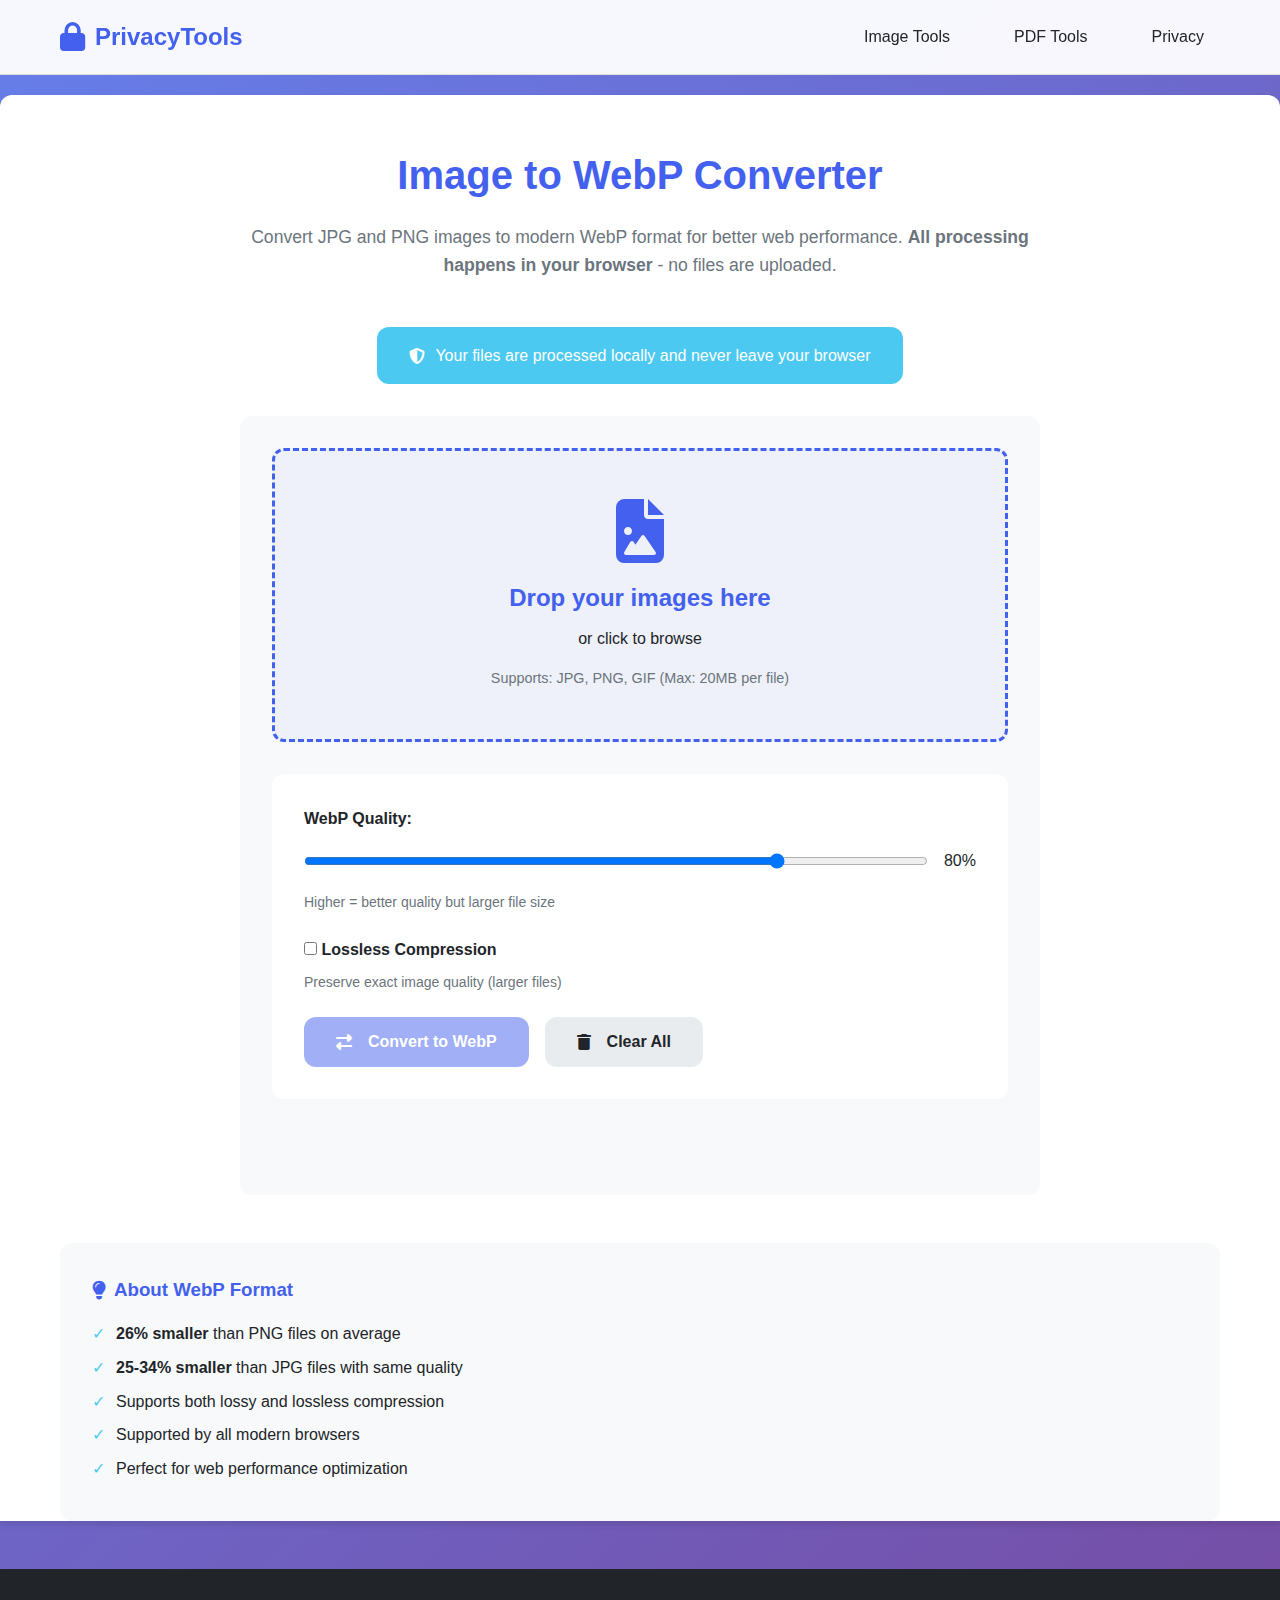
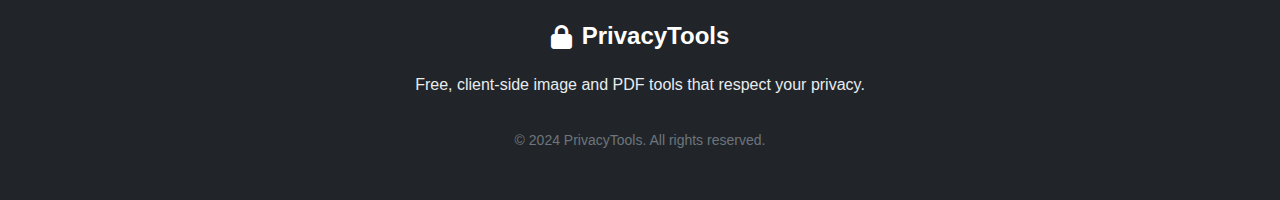
<file: tools/image-to-webp.html>
<!DOCTYPE html>
<html lang="en">
<head>
    <meta charset="UTF-8">
    <meta name="viewport" content="width=device-width, initial-scale=1.0">
    <meta name="description" content="Convert JPG, PNG images to WebP format locally in your browser. No file uploads, privacy guaranteed.">
    <title>Free WebP Converter | Image to WebP - PrivacyTools</title>
    <meta name="description" content="Free WebP converter - convert JPG/PNG to WebP format in browser. No uploads, privacy secure. Optimize images for faster websites.">
    <link rel="stylesheet" href="../css/style.css">
    <link rel="stylesheet" href="https://cdnjs.cloudflare.com/ajax/libs/font-awesome/6.4.0/css/all.min.css">
</head>
<body>
    <header class="header">
        <div class="container">
            <nav class="navbar">
                <a href="../index.html" class="logo">
                    <i class="fas fa-lock"></i>
                    <span>PrivacyTools</span>
                </a>
                <div class="nav-links">
                    <a href="../index.html#image-tools" class="nav-link">Image Tools</a>
                    <a href="../index.html#pdf-tools" class="nav-link">PDF Tools</a>
                    <a href="../index.html#privacy" class="nav-link">Privacy</a>
                </div>
            </nav>
        </div>
    </header>

    <main class="main-content">
        <div class="container">
            <div class="tool-header">
                <h1>Image to WebP Converter</h1>
                <p class="tool-description">
                    Convert JPG and PNG images to modern WebP format for better web performance. 
                    <strong>All processing happens in your browser</strong> - no files are uploaded.
                </p>
                
                <div class="privacy-notice">
                    <i class="fas fa-shield-alt"></i>
                    <span>Your files are processed locally and never leave your browser</span>
                </div>
            </div>

            <div class="tool-container">
                <div class="upload-area" id="dropArea">
                    <div class="upload-content">
                        <i class="fas fa-file-image"></i>
                        <h3>Drop your images here</h3>
                        <p>or click to browse</p>
                        <p class="upload-formats">Supports: JPG, PNG, GIF (Max: 20MB per file)</p>
                        <input type="file" id="fileInput" accept=".jpg,.jpeg,.png,.gif" multiple>
                    </div>
                </div>

                <div class="controls">
                    <div class="control-group">
                        <label for="quality">WebP Quality:</label>
                        <div class="slider-container">
                            <input type="range" id="quality" min="0.1" max="1" step="0.1" value="0.8">
                            <span id="qualityValue">80%</span>
                        </div>
                        <p class="control-help">Higher = better quality but larger file size</p>
                    </div>

                    <div class="control-group">
                        <label for="lossless">
                            <input type="checkbox" id="lossless">
                            Lossless Compression
                        </label>
                        <p class="control-help">Preserve exact image quality (larger files)</p>
                    </div>

                    <div class="button-group">
                        <button id="convertBtn" class="btn btn-primary" disabled>
                            <i class="fas fa-exchange-alt"></i>
                            Convert to WebP
                        </button>
                        <button id="clearBtn" class="btn btn-secondary">
                            <i class="fas fa-trash"></i>
                            Clear All
                        </button>
                    </div>
                </div>

                <div class="progress-container hidden" id="progressContainer">
                    <div class="progress-header">
                        <h3>Converting to WebP...</h3>
                        <span id="progressText">0%</span>
                    </div>
                    <div class="progress-bar">
                        <div class="progress-fill" id="progressFill"></div>
                    </div>
                </div>

                <div class="file-list" id="fileList">
                    <!-- Files will be added here dynamically -->
                </div>

                <div class="results hidden" id="results">
                    <h3>Conversion Results</h3>
                    <div class="summary">
                        <div class="summary-item">
                            <span class="summary-label">Files Converted:</span>
                            <span class="summary-value" id="convertedCount">0</span>
                        </div>
                        <div class="summary-item">
                            <span class="summary-label">Total Size Saved:</span>
                            <span class="summary-value" id="totalSaved">0 KB</span>
                        </div>
                    </div>
                    
                    <div class="results-actions">
                        <button id="downloadAllBtn" class="btn btn-primary">
                            <i class="fas fa-download"></i>
                            Download All WebP Images
                        </button>
                    </div>
                </div>

                <div class="error-container hidden" id="errorContainer">
                    <!-- Errors will be shown here -->
                </div>
            </div>

            <div class="info-box">
                <h3><i class="fas fa-lightbulb"></i> About WebP Format</h3>
                <ul>
                    <li><strong>26% smaller</strong> than PNG files on average</li>
                    <li><strong>25-34% smaller</strong> than JPG files with same quality</li>
                    <li>Supports both lossy and lossless compression</li>
                    <li>Supported by all modern browsers</li>
                    <li>Perfect for web performance optimization</li>
                </ul>
            </div>
        </div>
    </main>

    <footer class="footer">
        <div class="container">
            <div class="footer-content">
                <div class="footer-brand">
                    <i class="fas fa-lock"></i>
                    <span>PrivacyTools</span>
                </div>
                <p class="footer-tagline">Free, client-side image and PDF tools that respect your privacy.</p>
                <p class="copyright">© 2024 PrivacyTools. All rights reserved.</p>
            </div>
        </div>
    </footer>

    <script>
        // WebP Converter - Complete working implementation
        document.addEventListener('DOMContentLoaded', function() {
            // DOM Elements
            const dropArea = document.getElementById('dropArea');
            const fileInput = document.getElementById('fileInput');
            const fileList = document.getElementById('fileList');
            const convertBtn = document.getElementById('convertBtn');
            const clearBtn = document.getElementById('clearBtn');
            const downloadAllBtn = document.getElementById('downloadAllBtn');
            const qualitySlider = document.getElementById('quality');
            const qualityValue = document.getElementById('qualityValue');
            const losslessCheckbox = document.getElementById('lossless');
            const progressContainer = document.getElementById('progressContainer');
            const progressFill = document.getElementById('progressFill');
            const progressText = document.getElementById('progressText');
            const results = document.getElementById('results');
            const convertedCount = document.getElementById('convertedCount');
            const totalSaved = document.getElementById('totalSaved');
            const errorContainer = document.getElementById('errorContainer');

            // State
            let files = [];
            let convertedFiles = [];
            let totalOriginalSize = 0;
            let totalConvertedSize = 0;

            // Initialize
            function init() {
                // Quality slider update
                qualitySlider.addEventListener('input', updateQualityValue);
                
                // File input change
                fileInput.addEventListener('change', handleFileSelect);
                
                // Button listeners
                convertBtn.addEventListener('click', convertToWebP);
                clearBtn.addEventListener('click', clearAll);
                downloadAllBtn.addEventListener('click', downloadAll);
                
                // Drag and drop setup
                setupDragAndDrop();
                
                // Update initial quality value
                updateQualityValue();
            }

            function updateQualityValue() {
                qualityValue.textContent = `${Math.round(qualitySlider.value * 100)}%`;
            }

            function setupDragAndDrop() {
                // Prevent default drag behaviors
                ['dragenter', 'dragover', 'dragleave', 'drop'].forEach(eventName => {
                    dropArea.addEventListener(eventName, preventDefaults, false);
                    document.body.addEventListener(eventName, preventDefaults, false);
                });
                
                // Highlight drop area when dragging over
                ['dragenter', 'dragover'].forEach(eventName => {
                    dropArea.addEventListener(eventName, highlight, false);
                });
                
                ['dragleave', 'drop'].forEach(eventName => {
                    dropArea.addEventListener(eventName, unhighlight, false);
                });
                
                // Handle dropped files
                dropArea.addEventListener('drop', handleDrop, false);
                
                // Click to browse
                dropArea.addEventListener('click', () => {
                    fileInput.click();
                });
            }

            function preventDefaults(e) {
                e.preventDefault();
                e.stopPropagation();
            }

            function highlight() {
                dropArea.classList.add('drag-over');
            }

            function unhighlight() {
                dropArea.classList.remove('drag-over');
            }

            function handleDrop(e) {
                const dt = e.dataTransfer;
                const droppedFiles = dt.files;
                handleFileSelect({ target: { files: droppedFiles } });
            }

            function handleFileSelect(e) {
                const selectedFiles = e.target.files;
                hideError();
                
                // Convert FileList to array
                const newFiles = Array.from(selectedFiles).filter(file => {
                    // Accept only image files
                    return file.type.match(/^image\/(jpeg|png|jpg|gif)$/i);
                });
                
                if (newFiles.length === 0) {
                    showError('Please select only image files (JPG, PNG, GIF)');
                    return;
                }
                
                // Check file sizes
                const oversizedFiles = [];
                newFiles.forEach(file => {
                    if (file.size > 20 * 1024 * 1024) {
                        oversizedFiles.push(file.name);
                    }
                });
                
                if (oversizedFiles.length > 0) {
                    showError(`Some files exceed 20MB limit: ${oversizedFiles.join(', ')}`);
                    return;
                }
                
                // Add files to list
                newFiles.forEach((file, index) => {
                    const fileIndex = files.length;
                    files.push(file);
                    totalOriginalSize += file.size;
                    
                    // Create file item
                    const fileItem = createFileItem(file, fileIndex);
                    fileList.appendChild(fileItem);
                    
                    // Add remove button listener
                    fileItem.querySelector('.btn-remove').addEventListener('click', () => {
                        removeFile(fileIndex);
                    });
                });
                
                updateUI();
            }

            function createFileItem(file, index) {
                const div = document.createElement('div');
                div.className = 'file-item';
                div.dataset.index = index;
                div.innerHTML = `
                    <div class="file-icon">
                        <i class="fas fa-file-image"></i>
                    </div>
                    <div class="file-info">
                        <div class="file-name">${escapeHtml(file.name)}</div>
                        <div class="file-size">${formatFileSize(file.size)}</div>
                        <div class="file-status">Ready to convert</div>
                    </div>
                    <div class="file-actions">
                        <button class="btn-remove" data-index="${index}">
                            <i class="fas fa-times"></i>
                        </button>
                    </div>
                `;
                return div;
            }

            function removeFile(index) {
                // Remove from arrays
                const removedFile = files.splice(index, 1)[0];
                totalOriginalSize -= removedFile.size;
                
                // Remove converted file if exists
                if (convertedFiles[index]) {
                    totalConvertedSize -= convertedFiles[index].size;
                    convertedFiles.splice(index, 1);
                }
                
                // Remove from DOM
                const fileItem = document.querySelector(`[data-index="${index}"]`);
                if (fileItem) {
                    fileItem.remove();
                }
                
                // Update indices for remaining items
                updateFileIndices();
                
                updateUI();
            }

            function updateFileIndices() {
                const fileItems = document.querySelectorAll('.file-item');
                fileItems.forEach((item, i) => {
                    item.dataset.index = i;
                    const removeBtn = item.querySelector('.btn-remove');
                    if (removeBtn) removeBtn.dataset.index = i;
                });
            }

            function updateUI() {
                // Enable/disable convert button
                convertBtn.disabled = files.length === 0;
                
                // Hide results if no files
                if (files.length === 0) {
                    results.classList.add('hidden');
                    convertedFiles = [];
                    totalConvertedSize = 0;
                }
                
                // Clear file input value to allow selecting same file again
                fileInput.value = '';
            }

            async function convertToWebP() {
                if (files.length === 0) return;
                
                showProgress(0);
                convertedFiles = [];
                totalConvertedSize = 0;
                
                const quality = parseFloat(qualitySlider.value);
                const lossless = losslessCheckbox.checked;
                
                try {
                    for (let i = 0; i < files.length; i++) {
                        const file = files[i];
                        
                        // Update progress
                        const progress = (i / files.length) * 100;
                        showProgress(progress);
                        
                        // Convert to WebP
                        const webpFile = await convertImageToWebP(file, quality, lossless);
                        
                        // Update file item with converted size
                        updateFileItemStatus(i, webpFile);
                        
                        // Store converted file
                        convertedFiles.push(webpFile);
                        totalConvertedSize += webpFile.size;
                    }
                    
                    // Show final progress
                    showProgress(100);
                    
                    // Calculate results
                    const totalSavedBytes = totalOriginalSize - totalConvertedSize;
                    convertedCount.textContent = files.length;
                    totalSaved.textContent = formatFileSize(totalSavedBytes);
                    
                    // Show results section
                    results.classList.remove('hidden');
                    
                    // Show success notification
                    showNotification(`${files.length} image(s) converted to WebP!`, 'success');
                    
                } catch (error) {
                    console.error('Conversion error:', error);
                    showError(`Error converting images: ${error.message}`);
                } finally {
                    // Hide progress after a delay
                    setTimeout(() => {
                        progressContainer.classList.add('hidden');
                    }, 1000);
                }
            }

            function convertImageToWebP(file, quality, lossless) {
                return new Promise((resolve, reject) => {
                    const img = new Image();
                    const url = URL.createObjectURL(file);
                    
                    img.onload = () => {
                        URL.revokeObjectURL(url);
                        
                        const canvas = document.createElement('canvas');
                        canvas.width = img.width;
                        canvas.height = img.height;
                        
                        const ctx = canvas.getContext('2d');
                        
                        // Draw white background for transparent images
                        if (!file.type.includes('jpeg') && !file.type.includes('jpg')) {
                            ctx.fillStyle = '#FFFFFF';
                            ctx.fillRect(0, 0, canvas.width, canvas.height);
                        }
                        
                        // Draw the image
                        ctx.drawImage(img, 0, 0);
                        
                        // Convert to WebP
                        const webpQuality = lossless ? 1 : quality;
                        const webpDataUrl = canvas.toDataURL('image/webp', webpQuality);
                        const webpBlob = dataURLToBlob(webpDataUrl);
                        
                        // Create file object
                        const webpFile = new File([webpBlob], 
                            `${getFileNameWithoutExtension(file.name)}.webp`, 
                            { type: 'image/webp' }
                        );
                        
                        resolve(webpFile);
                    };
                    
                    img.onerror = () => {
                        URL.revokeObjectURL(url);
                        reject(new Error('Failed to load image'));
                    };
                    
                    img.src = url;
                });
            }

            function dataURLToBlob(dataURL) {
                const arr = dataURL.split(',');
                const mime = arr[0].match(/:(.*?);/)[1];
                const bstr = atob(arr[1]);
                const n = bstr.length;
                const u8arr = new Uint8Array(n);
                
                for (let i = 0; i < n; i++) {
                    u8arr[i] = bstr.charCodeAt(i);
                }
                
                return new Blob([u8arr], { type: mime });
            }

            function updateFileItemStatus(index, webpFile) {
                const fileItem = document.querySelector(`[data-index="${index}"]`);
                if (fileItem) {
                    const originalSize = files[index].size;
                    const convertedSize = webpFile.size;
                    const saved = originalSize - convertedSize;
                    const percentage = originalSize > 0 ? 
                        ((saved / originalSize) * 100).toFixed(1) : 0;
                    
                    const statusElement = fileItem.querySelector('.file-status');
                    if (statusElement) {
                        statusElement.innerHTML = `
                            <div><strong>${formatFileSize(originalSize)} → ${formatFileSize(convertedSize)}</strong></div>
                            <div style="color: ${saved > 0 ? '#4cc9f0' : '#f72585'}; font-size: 0.875rem;">
                                ${saved > 0 ? '✓ Saved ' : 'Increased '}${formatFileSize(Math.abs(saved))} (${percentage}%)
                            </div>
                        `;
                    }
                }
            }

            function showProgress(percentage) {
                progressContainer.classList.remove('hidden');
                progressFill.style.width = `${percentage}%`;
                progressText.textContent = `${Math.round(percentage)}%`;
            }

            function downloadAll() {
                if (convertedFiles.length === 0) return;
                
                convertedFiles.forEach((file, index) => {
                    const url = URL.createObjectURL(file);
                    const a = document.createElement('a');
                    a.href = url;
                    a.download = file.name;
                    document.body.appendChild(a);
                    a.click();
                    document.body.removeChild(a);
                    URL.revokeObjectURL(url);
                });
                
                showNotification('Downloads started!', 'success');
            }

            function clearAll() {
                files = [];
                convertedFiles = [];
                totalOriginalSize = 0;
                totalConvertedSize = 0;
                
                fileList.innerHTML = '';
                results.classList.add('hidden');
                hideError();
                progressContainer.classList.add('hidden');
                
                updateUI();
            }

            function showError(message) {
                errorContainer.classList.remove('hidden');
                errorContainer.innerHTML = `
                    <i class="fas fa-exclamation-circle"></i>
                    <span>${escapeHtml(message)}</span>
                `;
                
                // Auto-hide error after 5 seconds
                setTimeout(() => {
                    hideError();
                }, 5000);
            }

            function hideError() {
                errorContainer.classList.add('hidden');
            }

            function showNotification(message, type = 'info') {
                const notification = document.createElement('div');
                notification.className = `notification notification-${type}`;
                notification.style.cssText = `
                    position: fixed;
                    top: 20px;
                    right: 20px;
                    padding: 1rem 1.5rem;
                    background: ${type === 'success' ? '#4cc9f0' : '#f72585'};
                    color: white;
                    border-radius: 8px;
                    display: flex;
                    align-items: center;
                    gap: 10px;
                    z-index: 9999;
                    box-shadow: 0 4px 6px rgba(0,0,0,0.1);
                    animation: slideIn 0.3s ease;
                `;
                
                const icon = type === 'success' ? 'check-circle' : 'exclamation-circle';
                notification.innerHTML = `
                    <i class="fas fa-${icon}"></i>
                    <span>${escapeHtml(message)}</span>
                    <button class="notification-close" style="background: none; border: none; color: inherit; margin-left: 10px; cursor: pointer;">
                        <i class="fas fa-times"></i>
                    </button>
                `;
                
                if (!document.querySelector('#notification-styles')) {
                    const style = document.createElement('style');
                    style.id = 'notification-styles';
                    style.textContent = `
                        @keyframes slideIn {
                            from { transform: translateX(100%); opacity: 0; }
                            to { transform: translateX(0); opacity: 1; }
                        }
                    `;
                    document.head.appendChild(style);
                }
                
                document.body.appendChild(notification);
                
                notification.querySelector('.notification-close').addEventListener('click', () => {
                    notification.remove();
                });
                
                setTimeout(() => {
                    if (notification.parentNode) {
                        notification.remove();
                    }
                }, 5000);
            }

            // Utility functions
            function formatFileSize(bytes) {
                if (bytes === 0) return '0 Bytes';
                const k = 1024;
                const sizes = ['Bytes', 'KB', 'MB', 'GB'];
                const i = Math.floor(Math.log(bytes) / Math.log(k));
                return parseFloat((bytes / Math.pow(k, i)).toFixed(2)) + ' ' + sizes[i];
            }

            function escapeHtml(text) {
                const div = document.createElement('div');
                div.textContent = text;
                return div.innerHTML;
            }

            function getFileNameWithoutExtension(filename) {
                return filename.replace(/\.[^/.]+$/, "");
            }

            // Initialize the converter
            init();
        });
    </script>
</body>
</html>
</file>
<file: css/style.css>
/* Reset and base styles */
* {
    margin: 0;
    padding: 0;
    box-sizing: border-box;
}

:root {
    --primary-color: #4361ee;
    --primary-dark: #3a56d4;
    --secondary-color: #7209b7;
    --success-color: #4cc9f0;
    --danger-color: #f72585;
    --warning-color: #ff9e00;
    --light-color: #f8f9fa;
    --dark-color: #212529;
    --gray-light: #e9ecef;
    --gray: #6c757d;
    --border-radius: 12px;
    --box-shadow: 0 4px 6px rgba(0, 0, 0, 0.1);
    --transition: all 0.3s ease;
}

body {
    font-family: -apple-system, BlinkMacSystemFont, 'Segoe UI', Roboto, Oxygen, Ubuntu, sans-serif;
    line-height: 1.6;
    color: var(--dark-color);
    background: linear-gradient(135deg, #667eea 0%, #764ba2 100%);
    min-height: 100vh;
}

.container {
    max-width: 1200px;
    margin: 0 auto;
    padding: 0 20px;
}

/* Header & Navigation */
.header {
    background: rgba(255, 255, 255, 0.95);
    backdrop-filter: blur(10px);
    border-bottom: 1px solid rgba(0, 0, 0, 0.1);
    position: sticky;
    top: 0;
    z-index: 1000;
}

.navbar {
    display: flex;
    justify-content: space-between;
    align-items: center;
    padding: 1rem 0;
}

.logo {
    display: flex;
    align-items: center;
    gap: 10px;
    text-decoration: none;
    font-size: 1.5rem;
    font-weight: bold;
    color: var(--primary-color);
}

.logo i {
    font-size: 1.8rem;
}

.nav-links {
    display: flex;
    gap: 2rem;
}

.nav-link {
    text-decoration: none;
    color: var(--dark-color);
    font-weight: 500;
    transition: var(--transition);
    padding: 0.5rem 1rem;
    border-radius: var(--border-radius);
}

.nav-link:hover {
    background: var(--primary-color);
    color: white;
}

/* Main Content */
.main-content {
    background: white;
    min-height: calc(100vh - 140px);
    border-radius: var(--border-radius) var(--border-radius) 0 0;
    margin-top: 20px;
    box-shadow: var(--box-shadow);
}

/* Hero Section */
.hero {
    padding: 4rem 0;
    text-align: center;
    background: linear-gradient(135deg, #4361ee 0%, #3a0ca3 100%);
    color: white;
    border-radius: var(--border-radius) var(--border-radius) 0 0;
}

.hero-title {
    font-size: 3rem;
    margin-bottom: 1rem;
    font-weight: 800;
}

.hero-subtitle {
    font-size: 1.2rem;
    max-width: 600px;
    margin: 0 auto 2rem;
    opacity: 0.9;
}

.privacy-banner {
    display: inline-flex;
    align-items: center;
    gap: 10px;
    background: rgba(255, 255, 255, 0.2);
    padding: 1rem 2rem;
    border-radius: var(--border-radius);
    margin-top: 2rem;
}

/* Tools Section */
.tools-section {
    padding: 4rem 0;
}

.tools-section h2 {
    text-align: center;
    font-size: 2.5rem;
    margin-bottom: 3rem;
    color: var(--dark-color);
}

.tools-grid {
    display: grid;
    grid-template-columns: repeat(auto-fit, minmax(300px, 1fr));
    gap: 2rem;
    margin-bottom: 3rem;
}

.tool-card {
    background: white;
    border-radius: var(--border-radius);
    padding: 2rem;
    text-decoration: none;
    color: var(--dark-color);
    transition: var(--transition);
    border: 2px solid var(--gray-light);
    display: block;
}

.tool-card:hover {
    transform: translateY(-5px);
    box-shadow: 0 10px 20px rgba(0, 0, 0, 0.1);
    border-color: var(--primary-color);
}

.tool-icon {
    width: 60px;
    height: 60px;
    background: linear-gradient(135deg, var(--primary-color), var(--secondary-color));
    border-radius: 50%;
    display: flex;
    align-items: center;
    justify-content: center;
    margin-bottom: 1.5rem;
    color: white;
    font-size: 1.5rem;
}

.tool-card h3 {
    font-size: 1.5rem;
    margin-bottom: 1rem;
    color: var(--primary-color);
}

.tool-card p {
    color: var(--gray);
    margin-bottom: 1.5rem;
}

.tool-tags {
    display: flex;
    gap: 0.5rem;
}

.tag {
    background: var(--gray-light);
    padding: 0.25rem 0.75rem;
    border-radius: 20px;
    font-size: 0.875rem;
    color: var(--gray);
}

/* Tool Pages */
.tool-header {
    text-align: center;
    padding: 3rem 0 2rem;
}

.tool-header h1 {
    font-size: 2.5rem;
    color: var(--primary-color);
    margin-bottom: 1rem;
}

.tool-description {
    max-width: 800px;
    margin: 0 auto 2rem;
    font-size: 1.1rem;
    color: var(--gray);
}

.privacy-notice {
    display: inline-flex;
    align-items: center;
    gap: 10px;
    background: var(--success-color);
    color: white;
    padding: 1rem 2rem;
    border-radius: var(--border-radius);
    margin-top: 1rem;
}

.tool-container {
    max-width: 800px;
    margin: 0 auto 3rem;
    padding: 2rem;
    background: var(--light-color);
    border-radius: var(--border-radius);
}

/* Upload Area */
.upload-area {
    border: 3px dashed var(--primary-color);
    border-radius: var(--border-radius);
    padding: 3rem;
    text-align: center;
    background: rgba(67, 97, 238, 0.05);
    transition: var(--transition);
    margin-bottom: 2rem;
    position: relative;
}

.upload-area.drag-over {
    background: rgba(67, 97, 238, 0.1);
    border-color: var(--secondary-color);
}

.upload-content {
    pointer-events: none;
}

.upload-area i {
    font-size: 4rem;
    color: var(--primary-color);
    margin-bottom: 1rem;
}

.upload-area h3 {
    font-size: 1.5rem;
    margin-bottom: 0.5rem;
    color: var(--primary-color);
}

.upload-formats {
    color: var(--gray);
    font-size: 0.9rem;
    margin-top: 1rem;
}

#fileInput {
    position: absolute;
    width: 100%;
    height: 100%;
    top: 0;
    left: 0;
    opacity: 0;
    cursor: pointer;
}

/* Controls */
.controls {
    background: white;
    padding: 2rem;
    border-radius: var(--border-radius);
    margin-bottom: 2rem;
}

.control-group {
    margin-bottom: 1.5rem;
}

.control-group label {
    display: block;
    margin-bottom: 0.5rem;
    font-weight: 600;
    color: var(--dark-color);
}

.control-group input[type="range"],
.control-group input[type="number"],
.control-group select {
    width: 100%;
    padding: 0.75rem;
    border: 2px solid var(--gray-light);
    border-radius: var(--border-radius);
    font-size: 1rem;
    transition: var(--transition);
}

.control-group input[type="range"]:focus,
.control-group input[type="number"]:focus,
.control-group select:focus {
    outline: none;
    border-color: var(--primary-color);
}

.slider-container {
    display: flex;
    align-items: center;
    gap: 1rem;
}

.slider-container input[type="range"] {
    flex: 1;
}

.control-help {
    font-size: 0.875rem;
    color: var(--gray);
    margin-top: 0.5rem;
}

.button-group {
    display: flex;
    gap: 1rem;
    flex-wrap: wrap;
}

/* Buttons */
.btn {
    padding: 1rem 2rem;
    border: none;
    border-radius: var(--border-radius);
    font-size: 1rem;
    font-weight: 600;
    cursor: pointer;
    transition: var(--transition);
    display: inline-flex;
    align-items: center;
    gap: 0.5rem;
    text-decoration: none;
}

.btn-primary {
    background: var(--primary-color);
    color: white;
}

.btn-primary:hover {
    background: var(--primary-dark);
    transform: translateY(-2px);
}

.btn-secondary {
    background: var(--gray-light);
    color: var(--dark-color);
}

.btn-secondary:hover {
    background: var(--gray);
    color: white;
}

.btn:disabled {
    opacity: 0.5;
    cursor: not-allowed;
    transform: none !important;
}

/* Progress Bar */
.progress-container {
    background: white;
    padding: 2rem;
    border-radius: var(--border-radius);
    margin-bottom: 2rem;
}

.progress-header {
    display: flex;
    justify-content: space-between;
    align-items: center;
    margin-bottom: 1rem;
}

.progress-bar {
    height: 10px;
    background: var(--gray-light);
    border-radius: 5px;
    overflow: hidden;
}

.progress-fill {
    height: 100%;
    background: linear-gradient(90deg, var(--primary-color), var(--secondary-color));
    width: 0%;
    transition: width 0.3s ease;
}

/* File List */
.file-list {
    background: white;
    border-radius: var(--border-radius);
    overflow: hidden;
    margin-bottom: 2rem;
}

.file-item {
    display: flex;
    align-items: center;
    padding: 1rem;
    border-bottom: 1px solid var(--gray-light);
    gap: 1rem;
}

.file-item:last-child {
    border-bottom: none;
}

.file-item.dragging {
    opacity: 0.5;
    background: var(--gray-light);
}

.file-icon {
    width: 40px;
    height: 40px;
    background: var(--gray-light);
    border-radius: 8px;
    display: flex;
    align-items: center;
    justify-content: center;
    color: var(--gray);
}

.file-info {
    flex: 1;
}

.file-name {
    font-weight: 600;
    margin-bottom: 0.25rem;
}

.file-size {
    font-size: 0.875rem;
    color: var(--gray);
}

.file-actions {
    display: flex;
    gap: 0.5rem;
}

/* PDF Specific */
.pdf-file-list {
    background: white;
    border-radius: var(--border-radius);
    padding: 1rem;
    margin-bottom: 2rem;
    min-height: 100px;
}

.reorder-hint {
    display: flex;
    align-items: center;
    gap: 0.5rem;
    color: var(--gray);
    font-size: 0.875rem;
    padding: 0.5rem;
    background: var(--gray-light);
    border-radius: var(--border-radius);
}

/* Results */
.results {
    background: white;
    padding: 2rem;
    border-radius: var(--border-radius);
    margin-bottom: 2rem;
}

.summary {
    display: grid;
    grid-template-columns: repeat(auto-fit, minmax(200px, 1fr));
    gap: 1rem;
    margin: 2rem 0;
}

.summary-item {
    background: var(--light-color);
    padding: 1rem;
    border-radius: var(--border-radius);
}

.summary-label {
    display: block;
    font-size: 0.875rem;
    color: var(--gray);
    margin-bottom: 0.25rem;
}

.summary-value {
    font-size: 1.5rem;
    font-weight: bold;
    color: var(--primary-color);
}

.results-actions {
    text-align: center;
}

/* Error Container */
.error-container {
    background: rgba(247, 37, 133, 0.1);
    border: 2px solid var(--danger-color);
    color: var(--danger-color);
    padding: 1.5rem;
    border-radius: var(--border-radius);
    margin-bottom: 2rem;
}

.error-container i {
    margin-right: 0.5rem;
}

/* Info Box */
.info-box {
    background: var(--light-color);
    padding: 2rem;
    border-radius: var(--border-radius);
    margin-bottom: 3rem;
}

.info-box h3 {
    display: flex;
    align-items: center;
    gap: 0.5rem;
    color: var(--primary-color);
    margin-bottom: 1rem;
}

.info-box ul {
    list-style: none;
    padding-left: 1.5rem;
}

.info-box li {
    margin-bottom: 0.5rem;
    position: relative;
}

.info-box li:before {
    content: "✓";
    position: absolute;
    left: -1.5rem;
    color: var(--success-color);
}

/* Privacy Steps */
.privacy-steps {
    display: grid;
    grid-template-columns: repeat(auto-fit, minmax(250px, 1fr));
    gap: 2rem;
    margin-top: 2rem;
}

.step {
    text-align: center;
    padding: 2rem;
    background: white;
    border-radius: var(--border-radius);
    box-shadow: var(--box-shadow);
}

.step-number {
    width: 50px;
    height: 50px;
    background: var(--primary-color);
    color: white;
    border-radius: 50%;
    display: flex;
    align-items: center;
    justify-content: center;
    font-size: 1.5rem;
    font-weight: bold;
    margin: 0 auto 1rem;
}

/* Footer */
.footer {
    background: var(--dark-color);
    color: white;
    padding: 3rem 0;
    text-align: center;
}

.footer-content {
    max-width: 600px;
    margin: 0 auto;
}

.footer-brand {
    display: flex;
    align-items: center;
    justify-content: center;
    gap: 10px;
    font-size: 1.5rem;
    font-weight: bold;
    margin-bottom: 1rem;
}

.footer-tagline {
    color: var(--gray-light);
    margin-bottom: 2rem;
}

.footer-links {
    display: flex;
    justify-content: center;
    gap: 2rem;
    margin-bottom: 2rem;
}

.footer-links a {
    color: white;
    text-decoration: none;
    display: flex;
    align-items: center;
    gap: 0.5rem;
    transition: var(--transition);
}

.footer-links a:hover {
    color: var(--success-color);
}

.copyright {
    color: var(--gray);
    font-size: 0.875rem;
}

/* Utility Classes */
.hidden {
    display: none !important;
}

@media (max-width: 768px) {
    .navbar {
        flex-direction: column;
        gap: 1rem;
    }
    
    .nav-links {
        gap: 1rem;
    }
    
    .hero-title {
        font-size: 2rem;
    }
    
    .tools-grid {
        grid-template-columns: 1fr;
    }
    
    .upload-area {
        padding: 2rem 1rem;
    }
    
    .button-group {
        flex-direction: column;
    }
    
    .btn {
        width: 100%;
        justify-content: center;
    }
    
    .summary {
        grid-template-columns: 1fr;
    }
}
/* Add these styles to the existing style.css file */

/* Additional styles for all tools */

/* Radio Groups */
.radio-group {
    display: flex;
    flex-direction: column;
    gap: 0.5rem;
    margin-top: 0.5rem;
}

.radio-group label {
    display: flex;
    align-items: center;
    gap: 0.5rem;
    cursor: pointer;
}

.radio-group input[type="radio"] {
    margin: 0;
}

/* Checkbox Labels */
.checkbox-label {
    display: flex;
    align-items: center;
    gap: 0.5rem;
    cursor: pointer;
    margin-top: 0.5rem;
}

/* Dimension Inputs */
.dimension-inputs {
    display: grid;
    grid-template-columns: 1fr 1fr;
    gap: 1rem;
    margin-bottom: 1rem;
}

.dimension-input {
    display: flex;
    flex-direction: column;
}

.dimension-input label {
    margin-bottom: 0.25rem;
}

/* Range Inputs */
.range-inputs {
    display: grid;
    grid-template-columns: 1fr 1fr;
    gap: 1rem;
    margin-bottom: 1rem;
}

.range-input {
    display: flex;
    flex-direction: column;
}

/* Page Thumbnails */
.page-selection {
    margin: 1rem 0;
}

#pageThumbnails {
    display: grid;
    grid-template-columns: repeat(auto-fill, minmax(100px, 1fr));
    gap: 0.5rem;
    max-height: 300px;
    overflow-y: auto;
    padding: 0.5rem;
    background: var(--gray-light);
    border-radius: var(--border-radius);
}

.page-thumbnail {
    background: white;
    border: 2px solid var(--gray-light);
    border-radius: 4px;
    padding: 0.5rem;
    text-align: center;
    cursor: pointer;
    transition: var(--transition);
}

.page-thumbnail:hover {
    border-color: var(--primary-color);
}

.page-thumbnail.selected {
    background: var(--primary-color);
    color: white;
    border-color: var(--primary-color);
}

.page-number {
    font-weight: bold;
    margin-bottom: 0.25rem;
}

.page-preview {
    font-size: 0.75rem;
    opacity: 0.8;
}

.page-more {
    grid-column: 1 / -1;
    text-align: center;
    padding: 1rem;
    color: var(--gray);
    font-style: italic;
}

/* PDF Preview */
.pdf-preview {
    background: white;
    border-radius: var(--border-radius);
    padding: 1.5rem;
    margin-bottom: 1.5rem;
    border: 2px solid var(--gray-light);
}

.pdf-meta {
    display: flex;
    flex-direction: column;
    gap: 0.5rem;
}

.pdf-meta h3 {
    display: flex;
    align-items: center;
    gap: 0.5rem;
    color: var(--primary-color);
}

.pdf-details {
    display: flex;
    gap: 0.5rem;
    color: var(--gray);
    font-size: 0.9rem;
}

/* Hidden utility */
.hidden {
    display: none !important;
}

/* Loading spinner */
.loading-spinner {
    text-align: center;
    padding: 2rem;
    color: var(--primary-color);
}

.loading-spinner i {
    font-size: 2rem;
    animation: spin 1s linear infinite;
}

@keyframes spin {
    from { transform: rotate(0deg); }
    to { transform: rotate(360deg); }
}

/* File status */
.file-status {
    font-size: 0.875rem;
    color: var(--gray);
    margin-top: 0.25rem;
}

/* Responsive adjustments for new controls */
@media (max-width: 768px) {
    .dimension-inputs,
    .range-inputs {
        grid-template-columns: 1fr;
    }
    
    #pageThumbnails {
        grid-template-columns: repeat(auto-fill, minmax(80px, 1fr));
    }
}

/* Additional button styles */
.btn i {
    margin-right: 0.5rem;
}

/* Form validation styles */
input:invalid {
    border-color: var(--danger-color) !important;
}

input:valid {
    border-color: var(--success-color) !important;
}

/* Accessibility improvements */
@media (prefers-reduced-motion: reduce) {
    * {
        animation-duration: 0.01ms !important;
        animation-iteration-count: 1 !important;
        transition-duration: 0.01ms !important;
    }
}

/* Focus styles for accessibility */
button:focus,
input:focus,
select:focus {
    outline: 2px solid var(--primary-color);
    outline-offset: 2px;
}

/* High contrast mode support */
@media (prefers-contrast: high) {
    :root {
        --primary-color: #0000ff;
        --secondary-color: #8b00ff;
        --border-radius: 0;
    }
    
    .btn {
        border: 2px solid currentColor;
    }
}
/* Add to existing CSS */

/* Upload area clickable */
.upload-area {
    cursor: pointer;
    position: relative;
}

.upload-content {
    pointer-events: none; /* Makes content not interfere with click */
}

/* File list items */
.file-item {
    display: flex;
    align-items: center;
    padding: 1rem;
    border-bottom: 1px solid var(--gray-light);
    gap: 1rem;
    transition: background-color 0.2s;
}

.file-item:hover {
    background-color: rgba(67, 97, 238, 0.05);
}

.file-icon {
    width: 40px;
    height: 40px;
    background: var(--gray-light);
    border-radius: 8px;
    display: flex;
    align-items: center;
    justify-content: center;
    color: var(--gray);
    flex-shrink: 0;
}

.file-info {
    flex: 1;
    min-width: 0; /* Prevent overflow */
}

.file-name {
    font-weight: 600;
    margin-bottom: 0.25rem;
    white-space: nowrap;
    overflow: hidden;
    text-overflow: ellipsis;
}

.file-size {
    font-size: 0.875rem;
    color: var(--gray);
    margin-bottom: 0.25rem;
}

.file-status {
    font-size: 0.875rem;
    color: var(--primary-color);
}

.file-actions {
    display: flex;
    gap: 0.5rem;
}

.btn-remove {
    background: none;
    border: none;
    color: var(--danger-color);
    cursor: pointer;
    padding: 0.5rem;
    border-radius: 4px;
    transition: background-color 0.2s;
}

.btn-remove:hover {
    background-color: rgba(247, 37, 133, 0.1);
}

/* Drag over state */
.upload-area.drag-over {
    background: rgba(67, 97, 238, 0.1);
    border-color: var(--secondary-color);
}

/* Progress bar animation */
@keyframes progress-animation {
    0% { background-position: 0 0; }
    100% { background-position: 40px 0; }
}

.progress-fill {
    background: linear-gradient(90deg, 
        var(--primary-color) 0%, 
        var(--secondary-color) 50%, 
        var(--primary-color) 100%);
    background-size: 40px 100%;
    animation: progress-animation 1s linear infinite;
}
/* Add these to style.css for better file handling */

.upload-area {
    cursor: pointer;
    transition: all 0.3s ease;
    position: relative;
}

.upload-area:hover {
    border-color: var(--secondary-color);
    background: rgba(67, 97, 238, 0.05);
}

.upload-area.drag-over {
    background: rgba(67, 97, 238, 0.1);
    border-color: var(--secondary-color);
    transform: scale(1.02);
}

.upload-content {
    pointer-events: none;
}

.file-item {
    display: flex;
    align-items: center;
    padding: 1rem;
    border-bottom: 1px solid var(--gray-light);
    gap: 1rem;
    transition: background-color 0.2s;
    animation: fadeIn 0.3s ease;
}

.file-item:hover {
    background-color: rgba(67, 97, 238, 0.05);
}

.file-icon {
    width: 40px;
    height: 40px;
    background: var(--gray-light);
    border-radius: 8px;
    display: flex;
    align-items: center;
    justify-content: center;
    color: var(--gray);
    flex-shrink: 0;
}

.file-info {
    flex: 1;
    min-width: 0;
}

.file-name {
    font-weight: 600;
    margin-bottom: 0.25rem;
    white-space: nowrap;
    overflow: hidden;
    text-overflow: ellipsis;
}

.file-size, .file-dimensions, .file-status {
    font-size: 0.875rem;
    color: var(--gray);
    margin-bottom: 0.25rem;
}

.file-actions {
    display: flex;
    gap: 0.5rem;
}

.btn-remove {
    background: none;
    border: none;
    color: var(--danger-color);
    cursor: pointer;
    padding: 0.5rem;
    border-radius: 4px;
    transition: background-color 0.2s;
}

.btn-remove:hover {
    background-color: rgba(247, 37, 133, 0.1);
}

@keyframes fadeIn {
    from {
        opacity: 0;
        transform: translateY(-10px);
    }
    to {
        opacity: 1;
        transform: translateY(0);
    }
}

/* Dimensions display for resizer */
.file-dimensions {
    color: var(--primary-color);
    font-family: monospace;
}

/* Responsive adjustments */
@media (max-width: 768px) {
    .file-item {
        flex-wrap: wrap;
    }
    
    .file-actions {
        width: 100%;
        justify-content: flex-end;
        margin-top: 0.5rem;
    }
}
/* PDF-specific styles */
.pdf-file-item {
    display: flex;
    align-items: center;
    padding: 0.75rem;
    border-bottom: 1px solid var(--gray-light);
    gap: 1rem;
    cursor: move;
    transition: all 0.2s;
}

.pdf-file-item:hover {
    background: rgba(67, 97, 238, 0.05);
}

.pdf-file-item.dragging {
    opacity: 0.5;
    background: rgba(67, 97, 238, 0.1);
}

.pdf-file-icon {
    width: 40px;
    height: 40px;
    background: #f44336;
    border-radius: 6px;
    display: flex;
    align-items: center;
    justify-content: center;
    color: white;
    flex-shrink: 0;
}

.pdf-file-details {
    display: flex;
    gap: 1rem;
    font-size: 0.875rem;
    color: var(--gray);
}

.pdf-file-pages {
    color: var(--primary-color);
}

.btn-move {
    background: none;
    border: none;
    color: var(--gray);
    cursor: move;
    padding: 0.5rem;
    border-radius: 4px;
}

.btn-move:hover {
    background: var(--gray-light);
}

/* Range visualization */
.range-bar {
    height: 20px;
    background: var(--gray-light);
    border-radius: 10px;
    position: relative;
    overflow: hidden;
}

.range-selection {
    position: absolute;
    height: 100%;
    background: var(--primary-color);
    border-radius: 10px;
    left: 0;
    width: 100%;
    transition: all 0.3s ease;
}

/* Page thumbnails for splitter */
.page-thumbnail {
    background: white;
    border: 2px solid var(--gray-light);
    border-radius: 6px;
    padding: 0.75rem;
    text-align: center;
    cursor: pointer;
    transition: all 0.2s;
}

.page-thumbnail:hover {
    border-color: var(--primary-color);
    transform: translateY(-2px);
}

.page-thumbnail.selected {
    background: var(--primary-color);
    color: white;
    border-color: var(--primary-color);
}
/* Privacy features */
.privacy-features {
    display: grid;
    grid-template-columns: repeat(auto-fit, minmax(200px, 1fr));
    gap: 2rem;
    margin-top: 3rem;
    padding-top: 3rem;
    border-top: 1px solid var(--gray-light);
}

.privacy-feature {
    text-align: center;
    padding: 2rem;
    background: white;
    border-radius: var(--border-radius);
    box-shadow: var(--box-shadow);
    transition: var(--transition);
}

.privacy-feature:hover {
    transform: translateY(-5px);
    box-shadow: 0 10px 20px rgba(0,0,0,0.1);
}

.privacy-feature i {
    font-size: 2.5rem;
    color: var(--primary-color);
    margin-bottom: 1rem;
}

.privacy-feature h4 {
    color: var(--dark-color);
    margin-bottom: 0.5rem;
}

.privacy-feature p {
    color: var(--gray);
    font-size: 0.9rem;
}

/* Updated footer */
.footer-links {
    display: flex;
    justify-content: center;
    gap: 2rem;
    margin-bottom: 2rem;
}

.footer-links a {
    color: white;
    text-decoration: none;
    display: flex;
    align-items: center;
    gap: 0.5rem;
    transition: var(--transition);
    padding: 0.5rem 1rem;
    border-radius: var(--border-radius);
}

.footer-links a:hover {
    background: rgba(255, 255, 255, 0.1);
}

/* Responsive adjustments */
@media (max-width: 768px) {
    .privacy-features {
        grid-template-columns: 1fr;
    }
    
    .footer-links {
        flex-direction: column;
        align-items: center;
        gap: 1rem;
    }
}
</file>
